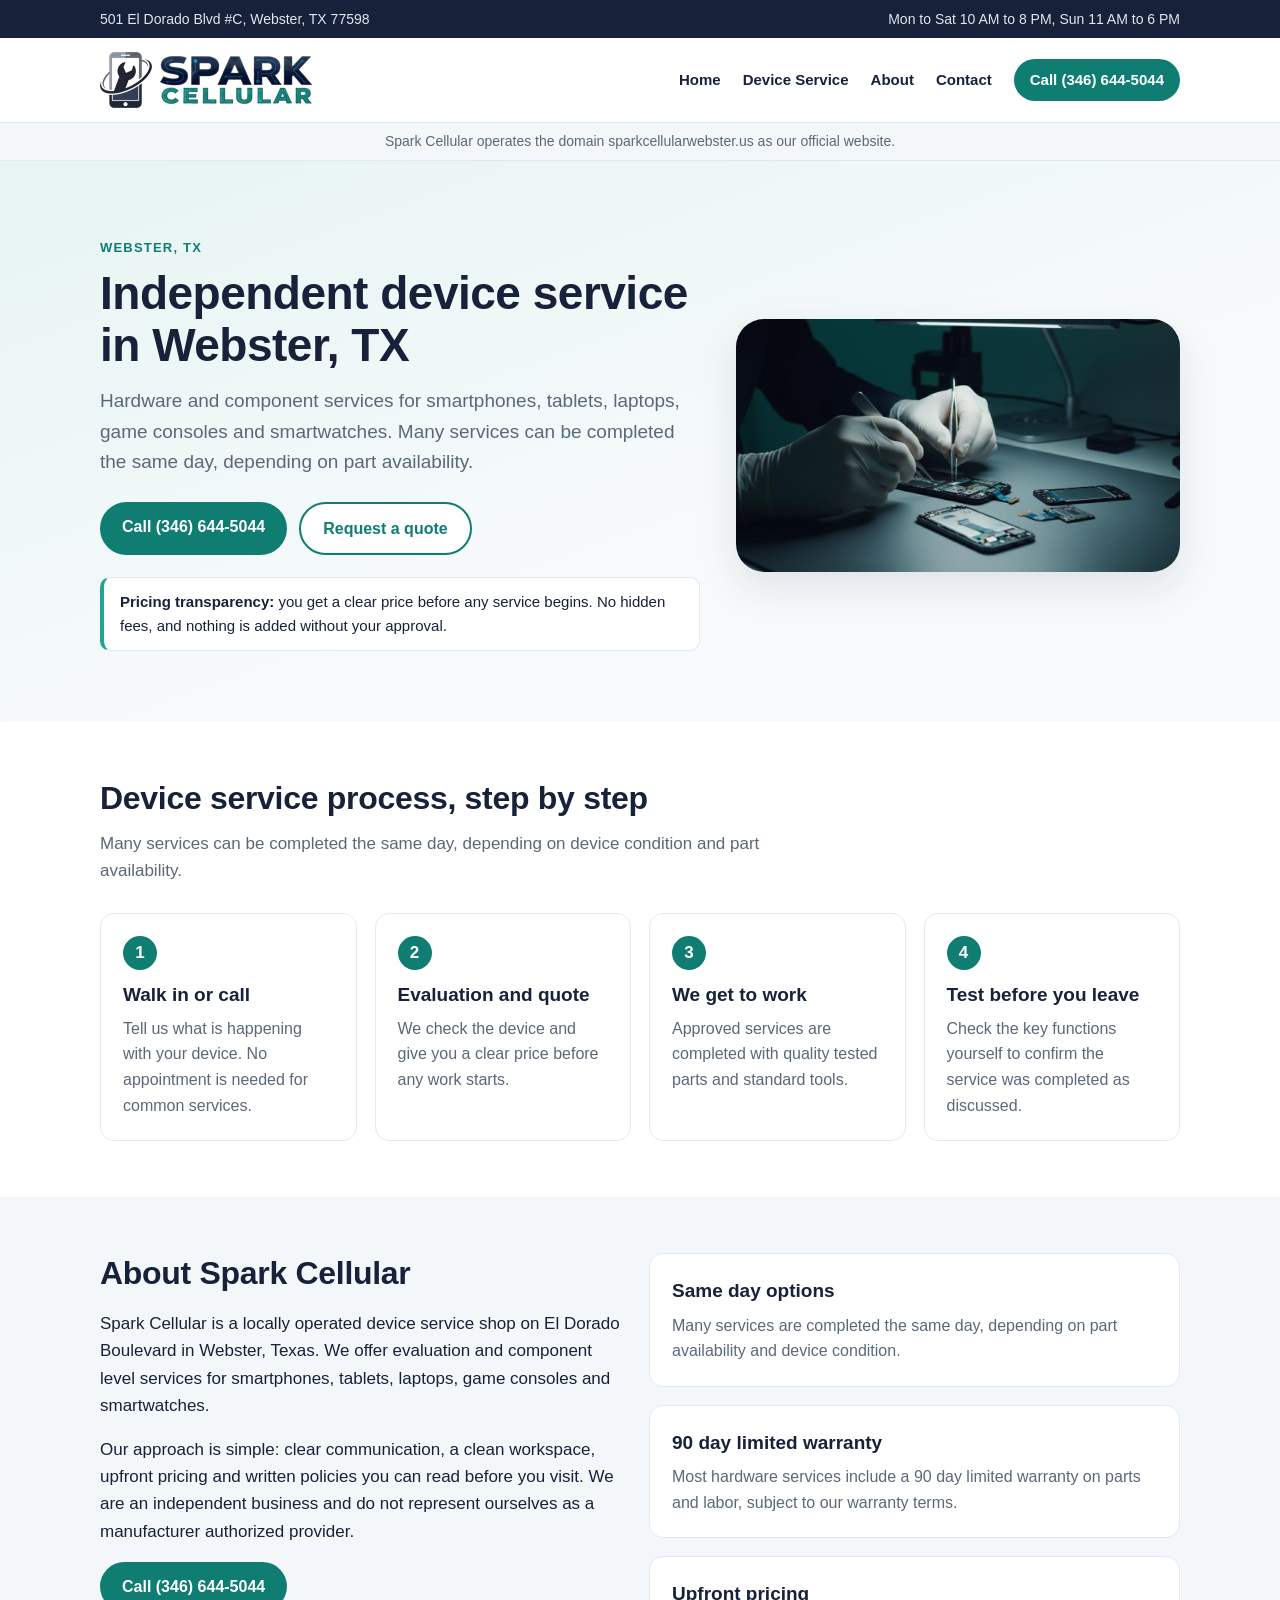
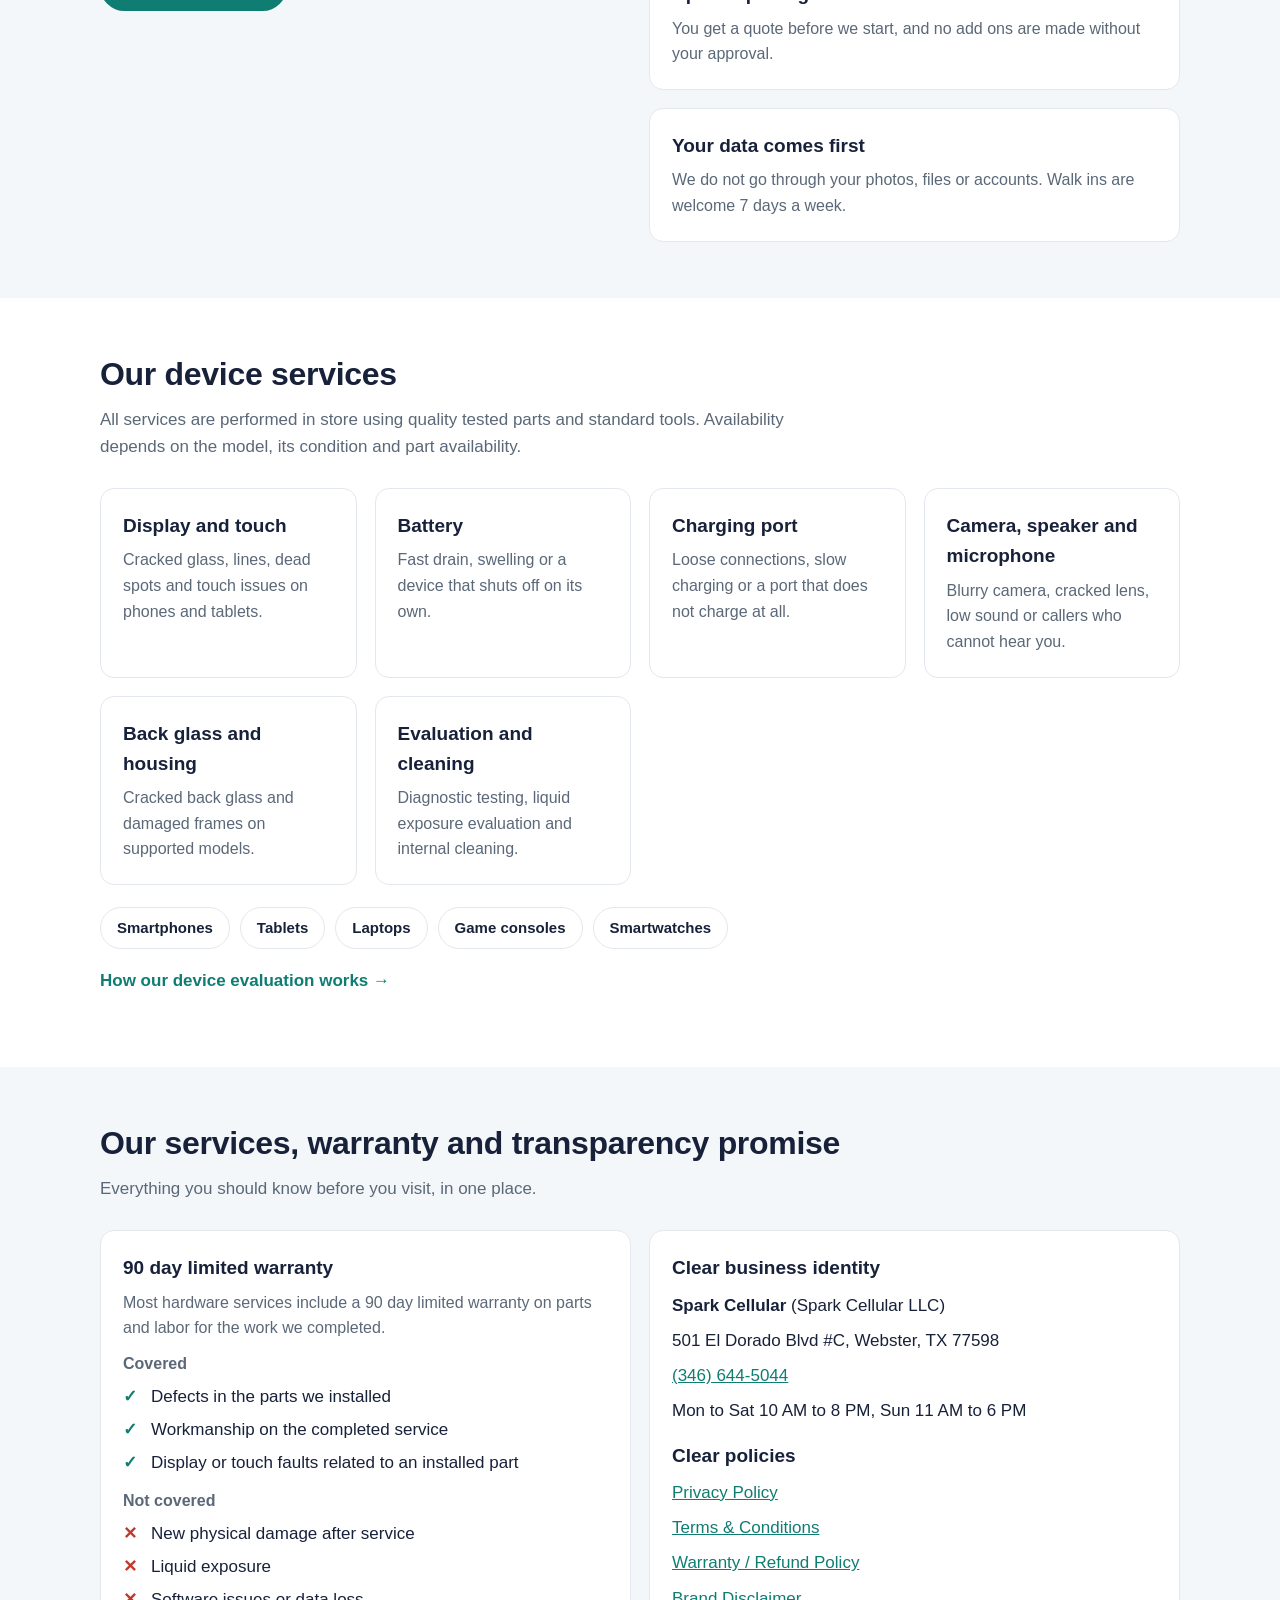
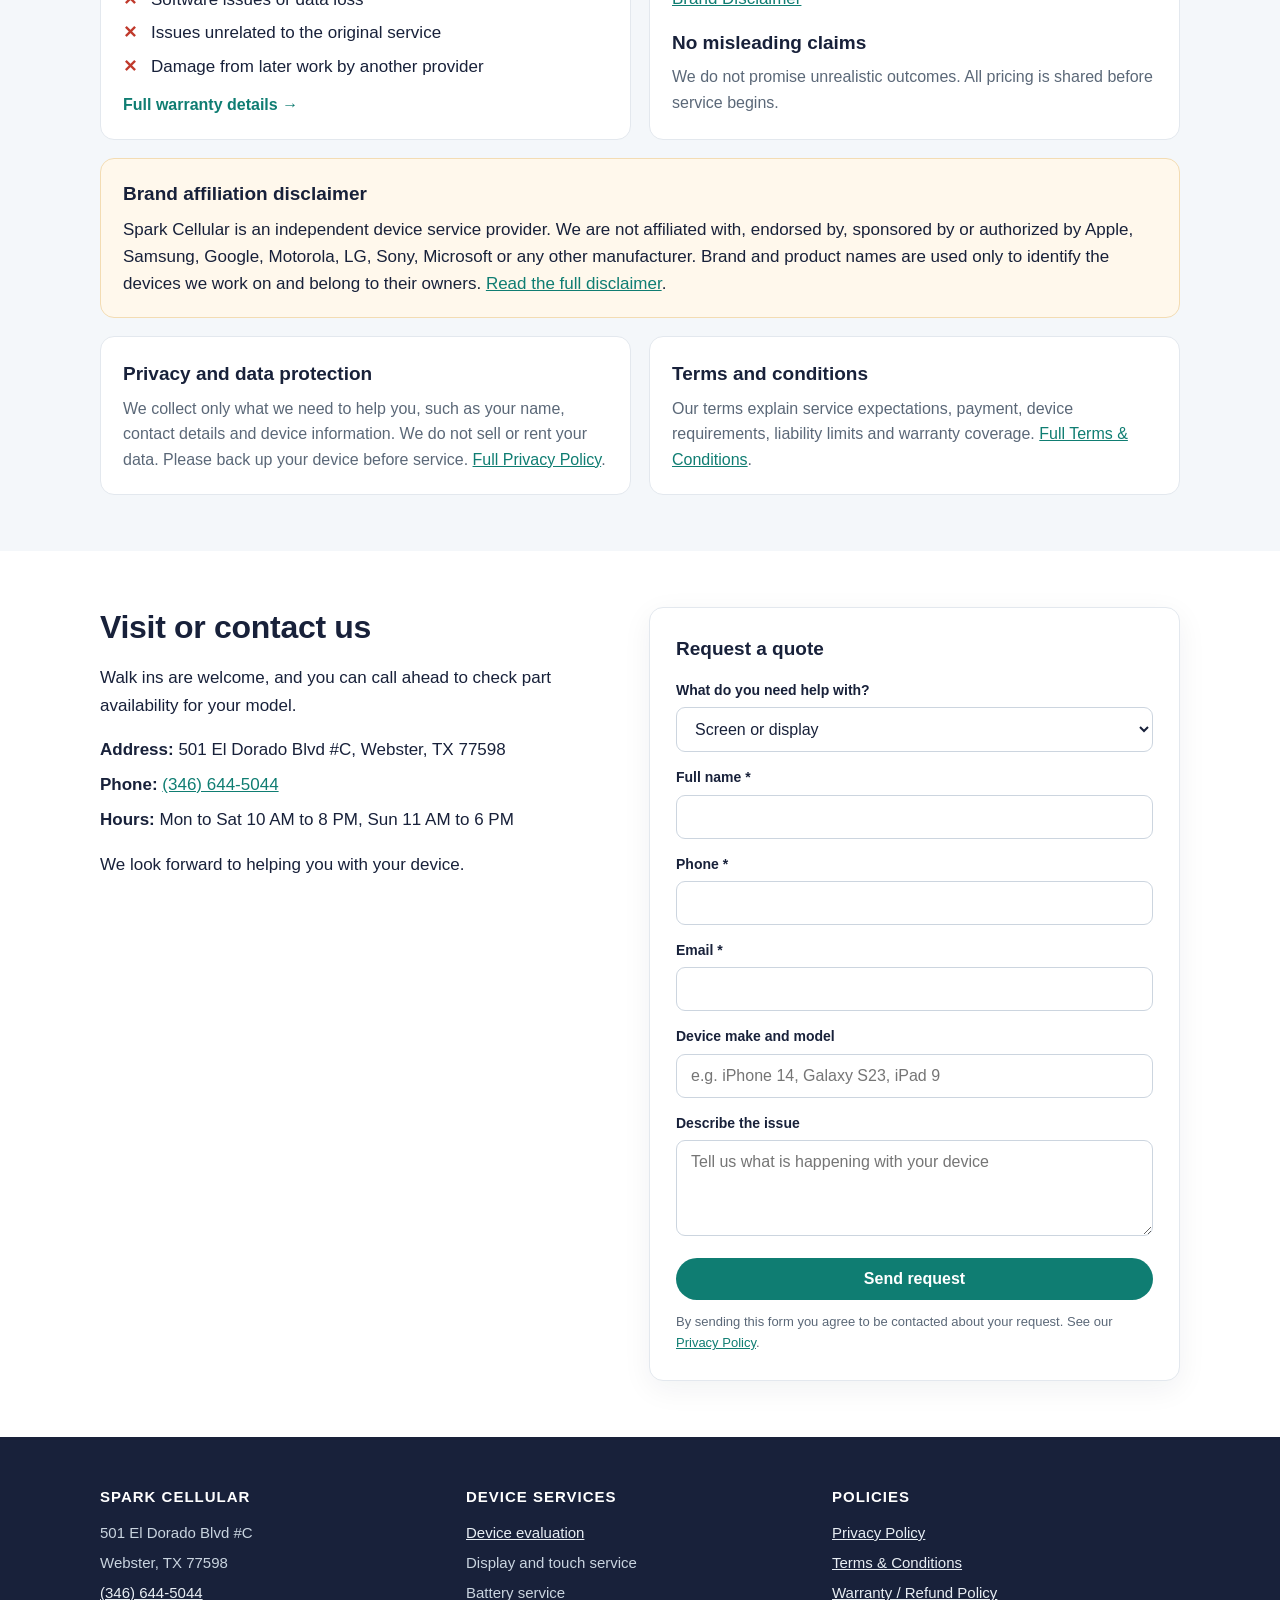
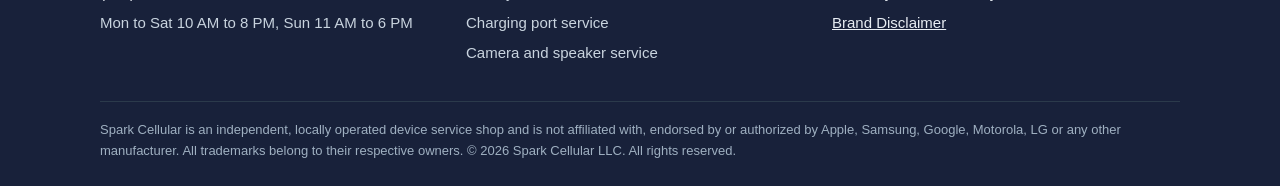
<file: index.html>
<!DOCTYPE html>
<html lang="en">
<head>
<meta charset="utf-8">
<meta name="viewport" content="width=device-width, initial-scale=1">
<meta name="robots" content="noindex, nofollow">
<title>Spark Cellular | Independent Device Service in Webster, TX</title>
<meta name="description" content="Spark Cellular is an independent device service shop in Webster, TX for phones, tablets, laptops and more, with upfront pricing and a 90 day limited warranty.">
<link rel="canonical" href="https://sparkcellularwebster.us/">
<link rel="icon" href="/favicon.ico" sizes="32x32">
<link rel="icon" type="image/png" sizes="64x64" href="/favicon-64.png">
<link rel="apple-touch-icon" href="/apple-touch-icon.png">
<link rel="stylesheet" href="/styles.css">
</head>
<body>

<div class="topbar"><div class="wrap">
  <span>501 El Dorado Blvd #C, Webster, TX 77598</span>
  <span>Mon to Sat 10 AM to 8 PM, Sun 11 AM to 6 PM</span>
</div></div>

<header class="site-header"><div class="wrap">
  <a class="logo" href="/" aria-label="Spark Cellular home"><img src="/logo-header.png" srcset="/logo-header.png 1x, /logo-header@2x.png 2x" alt="Spark Cellular" width="212" height="56"></a>
  <nav class="nav" aria-label="Main">
    <a href="/">Home</a>
    <a href="/diagnostic/">Device Service</a>
    <a href="#about">About</a>
    <a href="#contact">Contact</a>
    <a class="btn small" href="tel:+13466445044">Call (346) 644-5044</a>
  </nav>
</div></header>
<div class="domain-line"><div class="wrap">Spark Cellular operates the domain sparkcellularwebster.us as our official website.</div></div>

<main>
<section class="hero"><div class="wrap hero-grid"><div class="hero-copy">
  <p class="eyebrow">Webster, TX</p>
  <h1>Independent device service in Webster, TX</h1>
  <p class="lead">Hardware and component services for smartphones, tablets, laptops, game consoles and smartwatches. Many services can be completed the same day, depending on part availability.</p>
  <div class="actions">
    <a class="btn" href="tel:+13466445044">Call (346) 644-5044</a>
    <a class="btn alt" href="#contact">Request a quote</a>
  </div>
  <p class="note"><strong>Pricing transparency:</strong> you get a clear price before any service begins. No hidden fees, and nothing is added without your approval.</p>
</div><div class="hero-art"><img src="/hero-service.jpg" alt="Technician working on a smartphone at a service bench" width="1100" height="629" loading="eager"></div></div></section>

<section><div class="wrap">
  <h2>Device service process, step by step</h2>
  <p class="sub">Many services can be completed the same day, depending on device condition and part availability.</p>
  <div class="grid c4">
    <div class="card"><div class="step-num">1</div><h3>Walk in or call</h3><p>Tell us what is happening with your device. No appointment is needed for common services.</p></div>
    <div class="card"><div class="step-num">2</div><h3>Evaluation and quote</h3><p>We check the device and give you a clear price before any work starts.</p></div>
    <div class="card"><div class="step-num">3</div><h3>We get to work</h3><p>Approved services are completed with quality tested parts and standard tools.</p></div>
    <div class="card"><div class="step-num">4</div><h3>Test before you leave</h3><p>Check the key functions yourself to confirm the service was completed as discussed.</p></div>
  </div>
</div></section>

<section class="alt" id="about"><div class="wrap">
  <div class="grid c2">
    <div>
      <h2>About Spark Cellular</h2>
      <p>Spark Cellular is a locally operated device service shop on El Dorado Boulevard in Webster, Texas. We offer evaluation and component level services for smartphones, tablets, laptops, game consoles and smartwatches.</p>
      <p>Our approach is simple: clear communication, a clean workspace, upfront pricing and written policies you can read before you visit. We are an independent business and do not represent ourselves as a manufacturer authorized provider.</p>
      <a class="btn" href="tel:+13466445044">Call (346) 644-5044</a>
    </div>
    <div class="grid">
      <div class="card"><h3>Same day options</h3><p>Many services are completed the same day, depending on part availability and device condition.</p></div>
      <div class="card"><h3>90 day limited warranty</h3><p>Most hardware services include a 90 day limited warranty on parts and labor, subject to our warranty terms.</p></div>
      <div class="card"><h3>Upfront pricing</h3><p>You get a quote before we start, and no add ons are made without your approval.</p></div>
      <div class="card"><h3>Your data comes first</h3><p>We do not go through your photos, files or accounts. Walk ins are welcome 7 days a week.</p></div>
    </div>
  </div>
</div></section>

<section><div class="wrap">
  <h2>Our device services</h2>
  <p class="sub">All services are performed in store using quality tested parts and standard tools. Availability depends on the model, its condition and part availability.</p>
  <div class="grid c3">
    <div class="card"><h3>Display and touch</h3><p>Cracked glass, lines, dead spots and touch issues on phones and tablets.</p></div>
    <div class="card"><h3>Battery</h3><p>Fast drain, swelling or a device that shuts off on its own.</p></div>
    <div class="card"><h3>Charging port</h3><p>Loose connections, slow charging or a port that does not charge at all.</p></div>
    <div class="card"><h3>Camera, speaker and microphone</h3><p>Blurry camera, cracked lens, low sound or callers who cannot hear you.</p></div>
    <div class="card"><h3>Back glass and housing</h3><p>Cracked back glass and damaged frames on supported models.</p></div>
    <div class="card"><h3>Evaluation and cleaning</h3><p>Diagnostic testing, liquid exposure evaluation and internal cleaning.</p></div>
  </div>
  <div class="chips" style="margin-top:22px"><span class="chip">Smartphones</span><span class="chip">Tablets</span><span class="chip">Laptops</span><span class="chip">Game consoles</span><span class="chip">Smartwatches</span></div>
  <p style="margin-top:18px"><a class="more" href="/diagnostic/">How our device evaluation works &rarr;</a></p>
</div></section>

<section class="alt"><div class="wrap">
  <h2>Our services, warranty and transparency promise</h2>
  <p class="sub">Everything you should know before you visit, in one place.</p>
  <div class="grid c2">
    <div class="card">
      <h3>90 day limited warranty</h3>
      <p style="margin-bottom:10px">Most hardware services include a 90 day limited warranty on parts and labor for the work we completed.</p>
      <p style="margin-bottom:6px"><strong>Covered</strong></p>
      <ul class="ticks"><li>Defects in the parts we installed</li><li>Workmanship on the completed service</li><li>Display or touch faults related to an installed part</li></ul>
      <p style="margin:12px 0 6px"><strong>Not covered</strong></p>
      <ul class="crosses"><li>New physical damage after service</li><li>Liquid exposure</li><li>Software issues or data loss</li><li>Issues unrelated to the original service</li><li>Damage from later work by another provider</li></ul>
      <p style="margin-top:12px"><a class="more" href="/refund-policy/">Full warranty details &rarr;</a></p>
    </div>
    <div class="card">
      <h3>Clear business identity</h3>
      <ul class="info-list">
        <li><strong>Spark Cellular</strong> (Spark Cellular LLC)</li>
        <li>501 El Dorado Blvd #C, Webster, TX 77598</li>
        <li><a href="tel:+13466445044">(346) 644-5044</a></li>
        <li>Mon to Sat 10 AM to 8 PM, Sun 11 AM to 6 PM</li>
      </ul>
      <h3 style="margin-top:16px">Clear policies</h3>
      <ul class="info-list">
        <li><a href="/privacy-policy/">Privacy Policy</a></li>
        <li><a href="/terms-conditions/">Terms &amp; Conditions</a></li>
        <li><a href="/refund-policy/">Warranty / Refund Policy</a></li>
        <li><a href="/brand-disclaimer/">Brand Disclaimer</a></li>
      </ul>
      <h3 style="margin-top:16px">No misleading claims</h3>
      <p>We do not promise unrealistic outcomes. All pricing is shared before service begins.</p>
    </div>
  </div>
  <div class="disclaimer-box" style="margin-top:18px">
    <h3>Brand affiliation disclaimer</h3>
    <p style="margin:0">Spark Cellular is an independent device service provider. We are not affiliated with, endorsed by, sponsored by or authorized by Apple, Samsung, Google, Motorola, LG, Sony, Microsoft or any other manufacturer. Brand and product names are used only to identify the devices we work on and belong to their owners. <a href="/brand-disclaimer/">Read the full disclaimer</a>.</p>
  </div>
  <div class="grid c2" style="margin-top:18px">
    <div class="card"><h3>Privacy and data protection</h3><p>We collect only what we need to help you, such as your name, contact details and device information. We do not sell or rent your data. Please back up your device before service. <a href="/privacy-policy/">Full Privacy Policy</a>.</p></div>
    <div class="card"><h3>Terms and conditions</h3><p>Our terms explain service expectations, payment, device requirements, liability limits and warranty coverage. <a href="/terms-conditions/">Full Terms &amp; Conditions</a>.</p></div>
  </div>
</div></section>

<section id="contact"><div class="wrap">
  <div class="grid c2">
    <div>
      <h2>Visit or contact us</h2>
      <p>Walk ins are welcome, and you can call ahead to check part availability for your model.</p>
      <ul class="info-list">
        <li><strong>Address:</strong> 501 El Dorado Blvd #C, Webster, TX 77598</li>
        <li><strong>Phone:</strong> <a href="tel:+13466445044">(346) 644-5044</a></li>
        <li><strong>Hours:</strong> Mon to Sat 10 AM to 8 PM, Sun 11 AM to 6 PM</li>
      </ul>
      <p style="margin-top:18px">We look forward to helping you with your device.</p>
    </div>
    <div class="form-card">
      <h3 style="margin-bottom:14px">Request a quote</h3>
      <form class="spark-lead-form" novalidate>
        <div class="field"><label for="h-interest">What do you need help with?</label>
          <select id="h-interest" name="interest">
            <option value="Screen or display">Screen or display</option>
            <option value="Battery">Battery</option>
            <option value="Charging port">Charging port</option>
            <option value="Camera, speaker or microphone">Camera, speaker or microphone</option>
            <option value="Liquid exposure">Liquid exposure</option>
            <option value="Device evaluation">Not sure, evaluate my device</option>
            <option value="Other question">Other question</option>
          </select></div>
        <div class="field"><label for="h-name">Full name *</label><input id="h-name" name="full_name" type="text" autocomplete="name" required></div>
        <div class="field"><label for="h-phone">Phone *</label><input id="h-phone" name="phone" type="tel" autocomplete="tel" required></div>
        <div class="field"><label for="h-email">Email *</label><input id="h-email" name="email" type="email" autocomplete="email" required></div>
        <div class="field"><label for="h-device">Device make and model</label><input id="h-device" name="device_model" type="text" placeholder="e.g. iPhone 14, Galaxy S23, iPad 9"></div>
        <div class="field"><label for="h-issue">Describe the issue</label><textarea id="h-issue" name="issue" placeholder="Tell us what is happening with your device"></textarea></div>
        <div class="field hp-field" aria-hidden="true"><label for="h-hp">Leave this blank</label><input id="h-hp" name="honeypot" type="text" tabindex="-1" autocomplete="off" aria-hidden="true" data-lpignore="true" data-1p-ignore data-form-type="other"></div>
        <button class="btn" type="submit">Send request</button>
        <p class="form-status" role="status"></p>
        <p class="form-fine">By sending this form you agree to be contacted about your request. See our <a href="/privacy-policy/">Privacy Policy</a>.</p>
      </form>
    </div>
  </div>
</div></section>
</main>

<footer class="site-footer"><div class="wrap">
  <div class="grid c3">
    <div><h4>Spark Cellular</h4><ul>
      <li>501 El Dorado Blvd #C</li><li>Webster, TX 77598</li>
      <li><a href="tel:+13466445044">(346) 644-5044</a></li><li>Mon to Sat 10 AM to 8 PM, Sun 11 AM to 6 PM</li></ul></div>
    <div><h4>Device Services</h4><ul>
      <li><a href="/diagnostic/">Device evaluation</a></li><li>Display and touch service</li><li>Battery service</li><li>Charging port service</li><li>Camera and speaker service</li></ul></div>
    <div><h4>Policies</h4><ul>
      <li><a href="/privacy-policy/">Privacy Policy</a></li><li><a href="/terms-conditions/">Terms &amp; Conditions</a></li>
      <li><a href="/refund-policy/">Warranty / Refund Policy</a></li><li><a href="/brand-disclaimer/">Brand Disclaimer</a></li></ul></div>
  </div>
  <div class="legal">Spark Cellular is an independent, locally operated device service shop and is not affiliated with, endorsed by or authorized by Apple, Samsung, Google, Motorola, LG or any other manufacturer. All trademarks belong to their respective owners. &copy; 2026 Spark Cellular LLC. All rights reserved.</div>
</div></footer>

<script src="/form.js"></script>
</body>
</html>
</file>
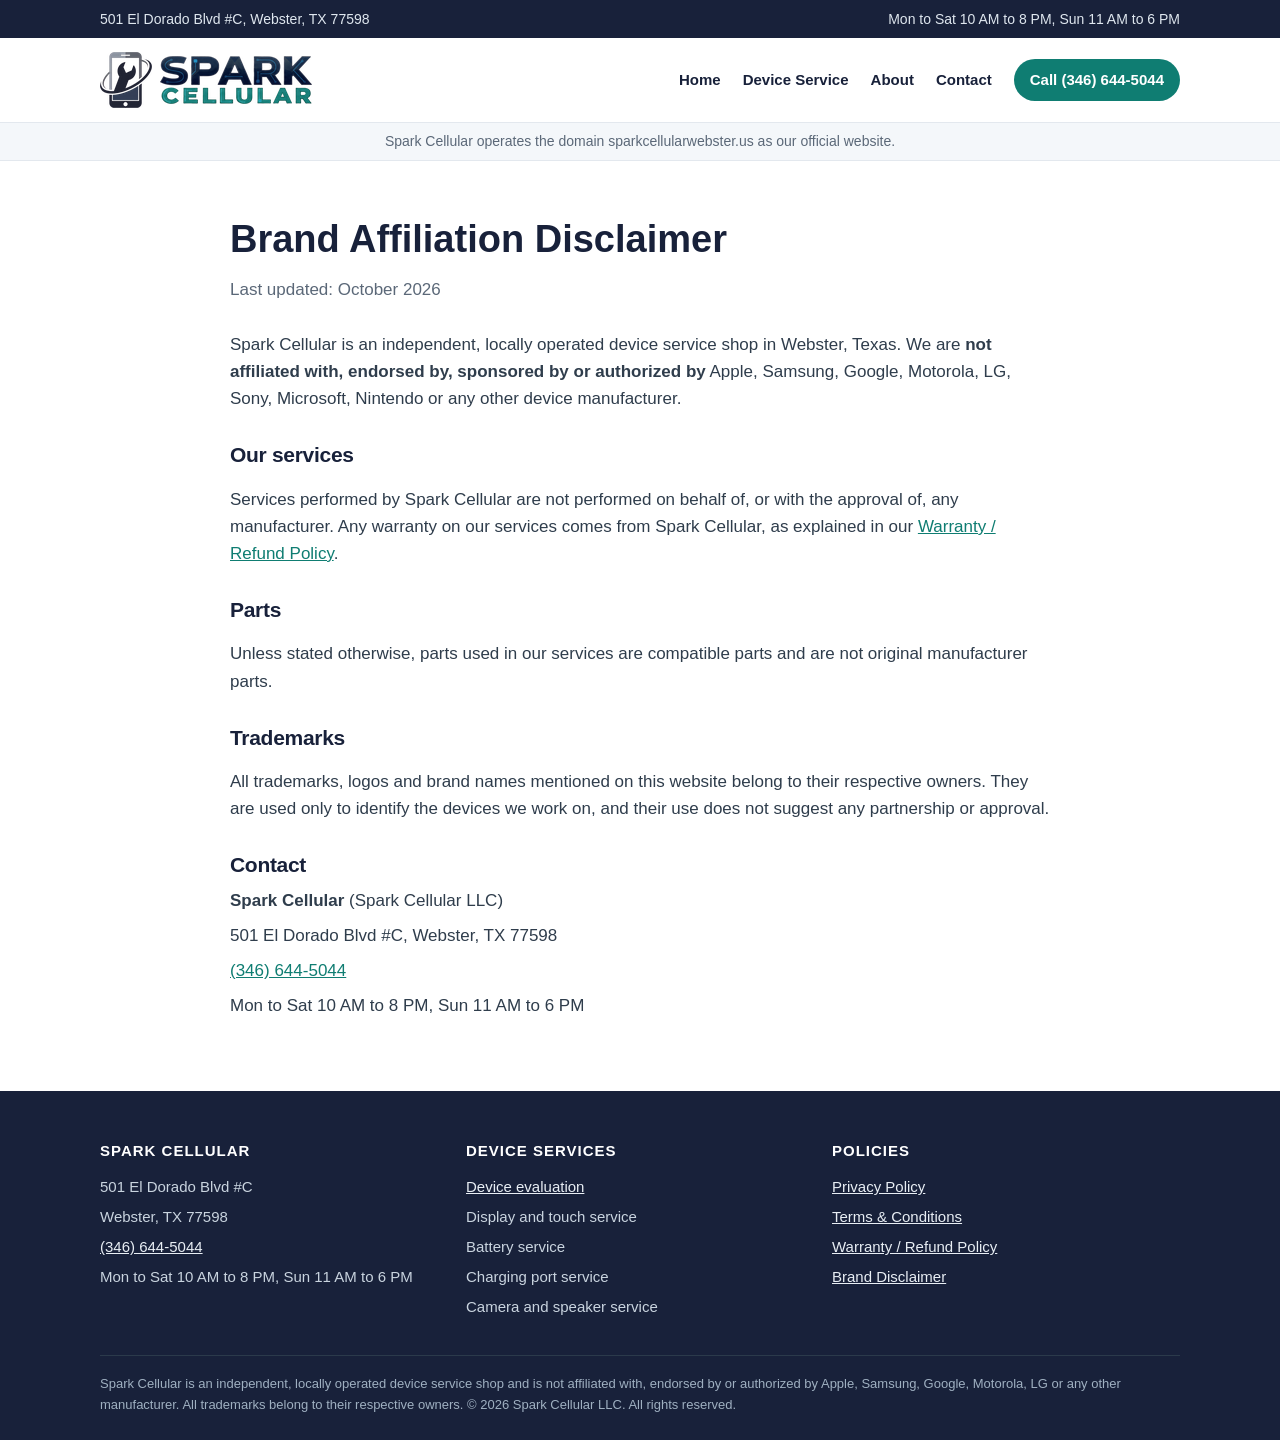
<file: brand-disclaimer.html>
<!DOCTYPE html>
<html lang="en">
<head>
<meta charset="utf-8">
<meta name="viewport" content="width=device-width, initial-scale=1">
<meta name="robots" content="noindex, nofollow">
<title>Brand Disclaimer | Spark Cellular</title>
<meta name="description" content="Spark Cellular is an independent business and is not affiliated with any device manufacturer.">
<link rel="canonical" href="https://sparkcellularwebster.us/brand-disclaimer/">
<link rel="icon" href="/favicon.ico" sizes="32x32">
<link rel="icon" type="image/png" sizes="64x64" href="/favicon-64.png">
<link rel="apple-touch-icon" href="/apple-touch-icon.png">
<link rel="stylesheet" href="/styles.css">
</head>
<body>

<div class="topbar"><div class="wrap">
  <span>501 El Dorado Blvd #C, Webster, TX 77598</span>
  <span>Mon to Sat 10 AM to 8 PM, Sun 11 AM to 6 PM</span>
</div></div>

<header class="site-header"><div class="wrap">
  <a class="logo" href="/" aria-label="Spark Cellular home"><img src="/logo-header.png" srcset="/logo-header.png 1x, /logo-header@2x.png 2x" alt="Spark Cellular" width="212" height="56"></a>
  <nav class="nav" aria-label="Main">
    <a href="/">Home</a>
    <a href="/diagnostic/">Device Service</a>
    <a href="/#about">About</a>
    <a href="/#contact">Contact</a>
    <a class="btn small" href="tel:+13466445044">Call (346) 644-5044</a>
  </nav>
</div></header>
<div class="domain-line"><div class="wrap">Spark Cellular operates the domain sparkcellularwebster.us as our official website.</div></div>

<main class="policy"><div class="wrap">
  <h1>Brand Affiliation Disclaimer</h1>
  <p class="updated">Last updated: October 2026</p>
  <p>Spark Cellular is an independent, locally operated device service shop in Webster, Texas. We are <strong>not affiliated with, endorsed by, sponsored by or authorized by</strong> Apple, Samsung, Google, Motorola, LG, Sony, Microsoft, Nintendo or any other device manufacturer.</p>
  <h2>Our services</h2>
  <p>Services performed by Spark Cellular are not performed on behalf of, or with the approval of, any manufacturer. Any warranty on our services comes from Spark Cellular, as explained in our <a href="/refund-policy/">Warranty / Refund Policy</a>.</p>
  <h2>Parts</h2>
  <p>Unless stated otherwise, parts used in our services are compatible parts and are not original manufacturer parts.</p>
  <h2>Trademarks</h2>
  <p>All trademarks, logos and brand names mentioned on this website belong to their respective owners. They are used only to identify the devices we work on, and their use does not suggest any partnership or approval.</p>
  <h2>Contact</h2>
  <ul class="info-list">
    <li><strong>Spark Cellular</strong> (Spark Cellular LLC)</li>
    <li>501 El Dorado Blvd #C, Webster, TX 77598</li>
    <li><a href="tel:+13466445044">(346) 644-5044</a></li>
    <li>Mon to Sat 10 AM to 8 PM, Sun 11 AM to 6 PM</li>
  </ul>
</div></main>

<footer class="site-footer"><div class="wrap">
  <div class="grid c3">
    <div><h4>Spark Cellular</h4><ul>
      <li>501 El Dorado Blvd #C</li><li>Webster, TX 77598</li>
      <li><a href="tel:+13466445044">(346) 644-5044</a></li><li>Mon to Sat 10 AM to 8 PM, Sun 11 AM to 6 PM</li></ul></div>
    <div><h4>Device Services</h4><ul>
      <li><a href="/diagnostic/">Device evaluation</a></li><li>Display and touch service</li><li>Battery service</li><li>Charging port service</li><li>Camera and speaker service</li></ul></div>
    <div><h4>Policies</h4><ul>
      <li><a href="/privacy-policy/">Privacy Policy</a></li><li><a href="/terms-conditions/">Terms &amp; Conditions</a></li>
      <li><a href="/refund-policy/">Warranty / Refund Policy</a></li><li><a href="/brand-disclaimer/">Brand Disclaimer</a></li></ul></div>
  </div>
  <div class="legal">Spark Cellular is an independent, locally operated device service shop and is not affiliated with, endorsed by or authorized by Apple, Samsung, Google, Motorola, LG or any other manufacturer. All trademarks belong to their respective owners. &copy; 2026 Spark Cellular LLC. All rights reserved.</div>
</div></footer>

</body>
</html>
</file>
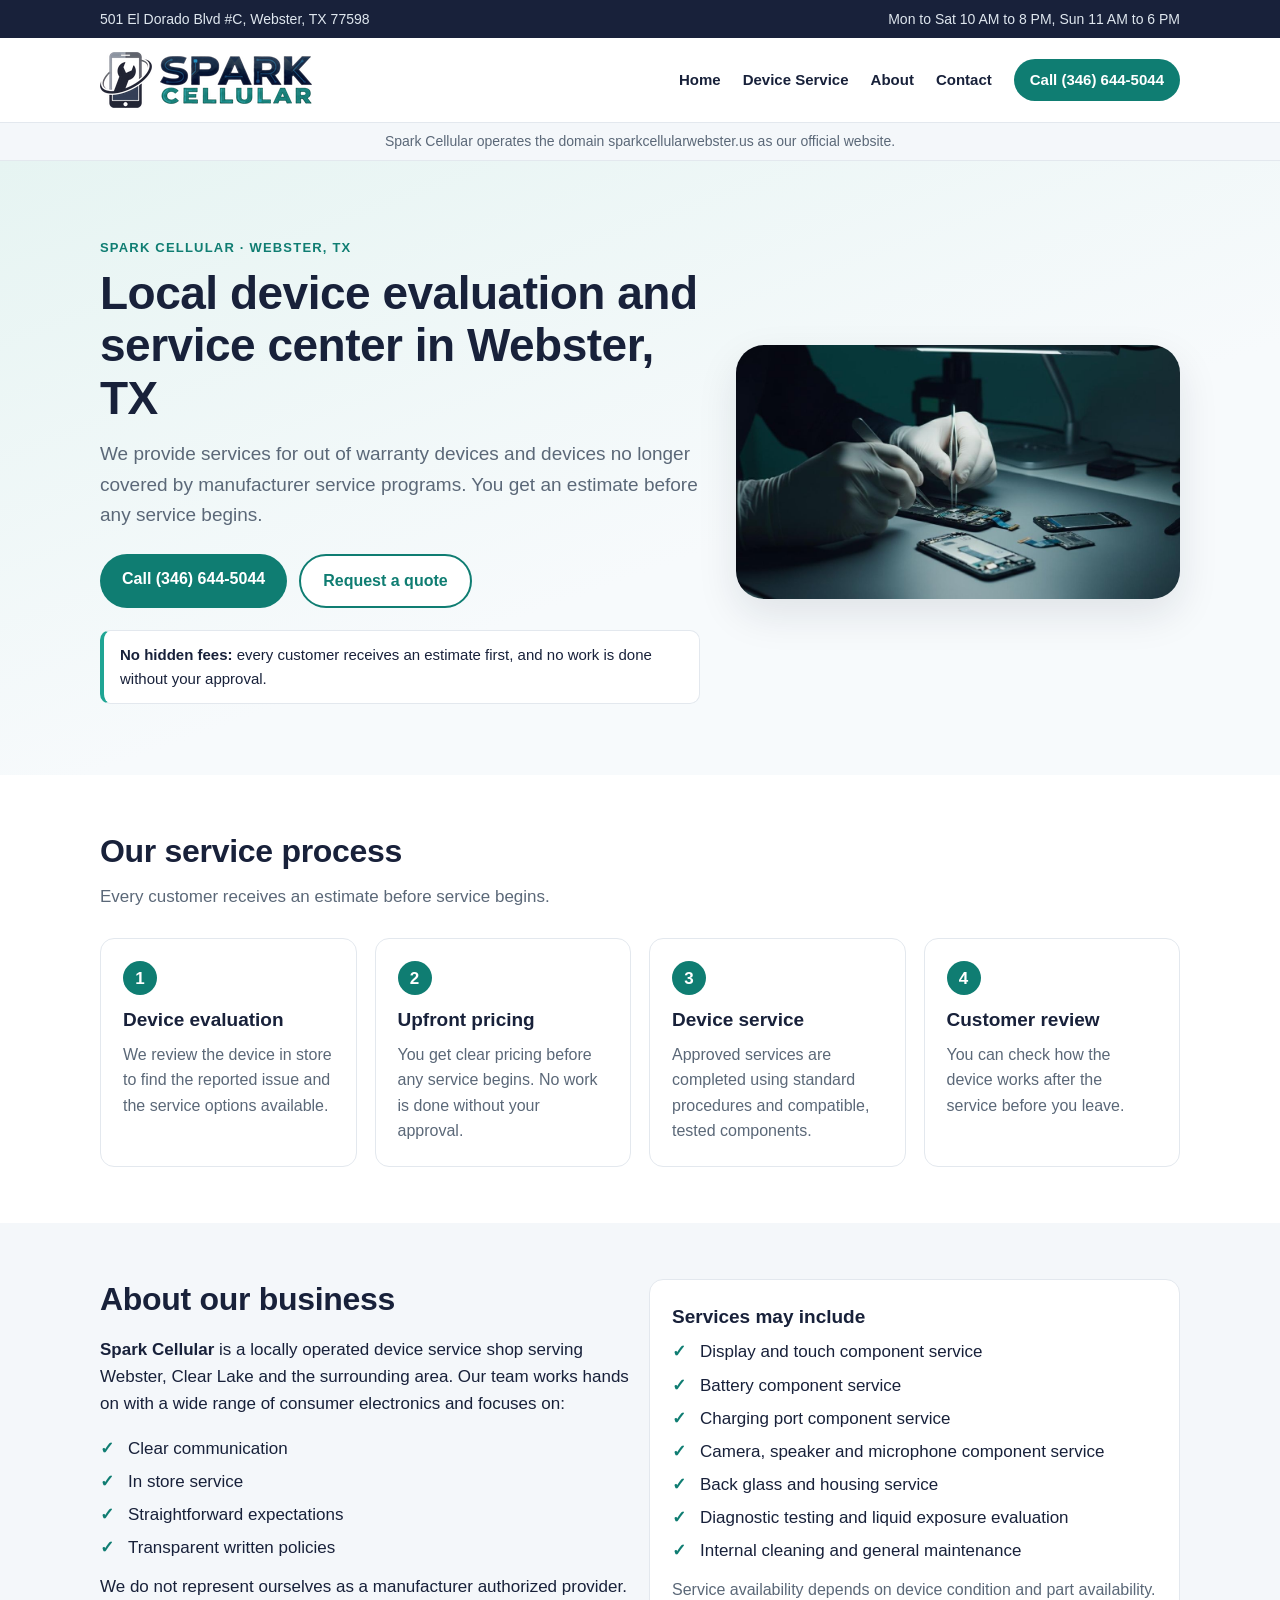
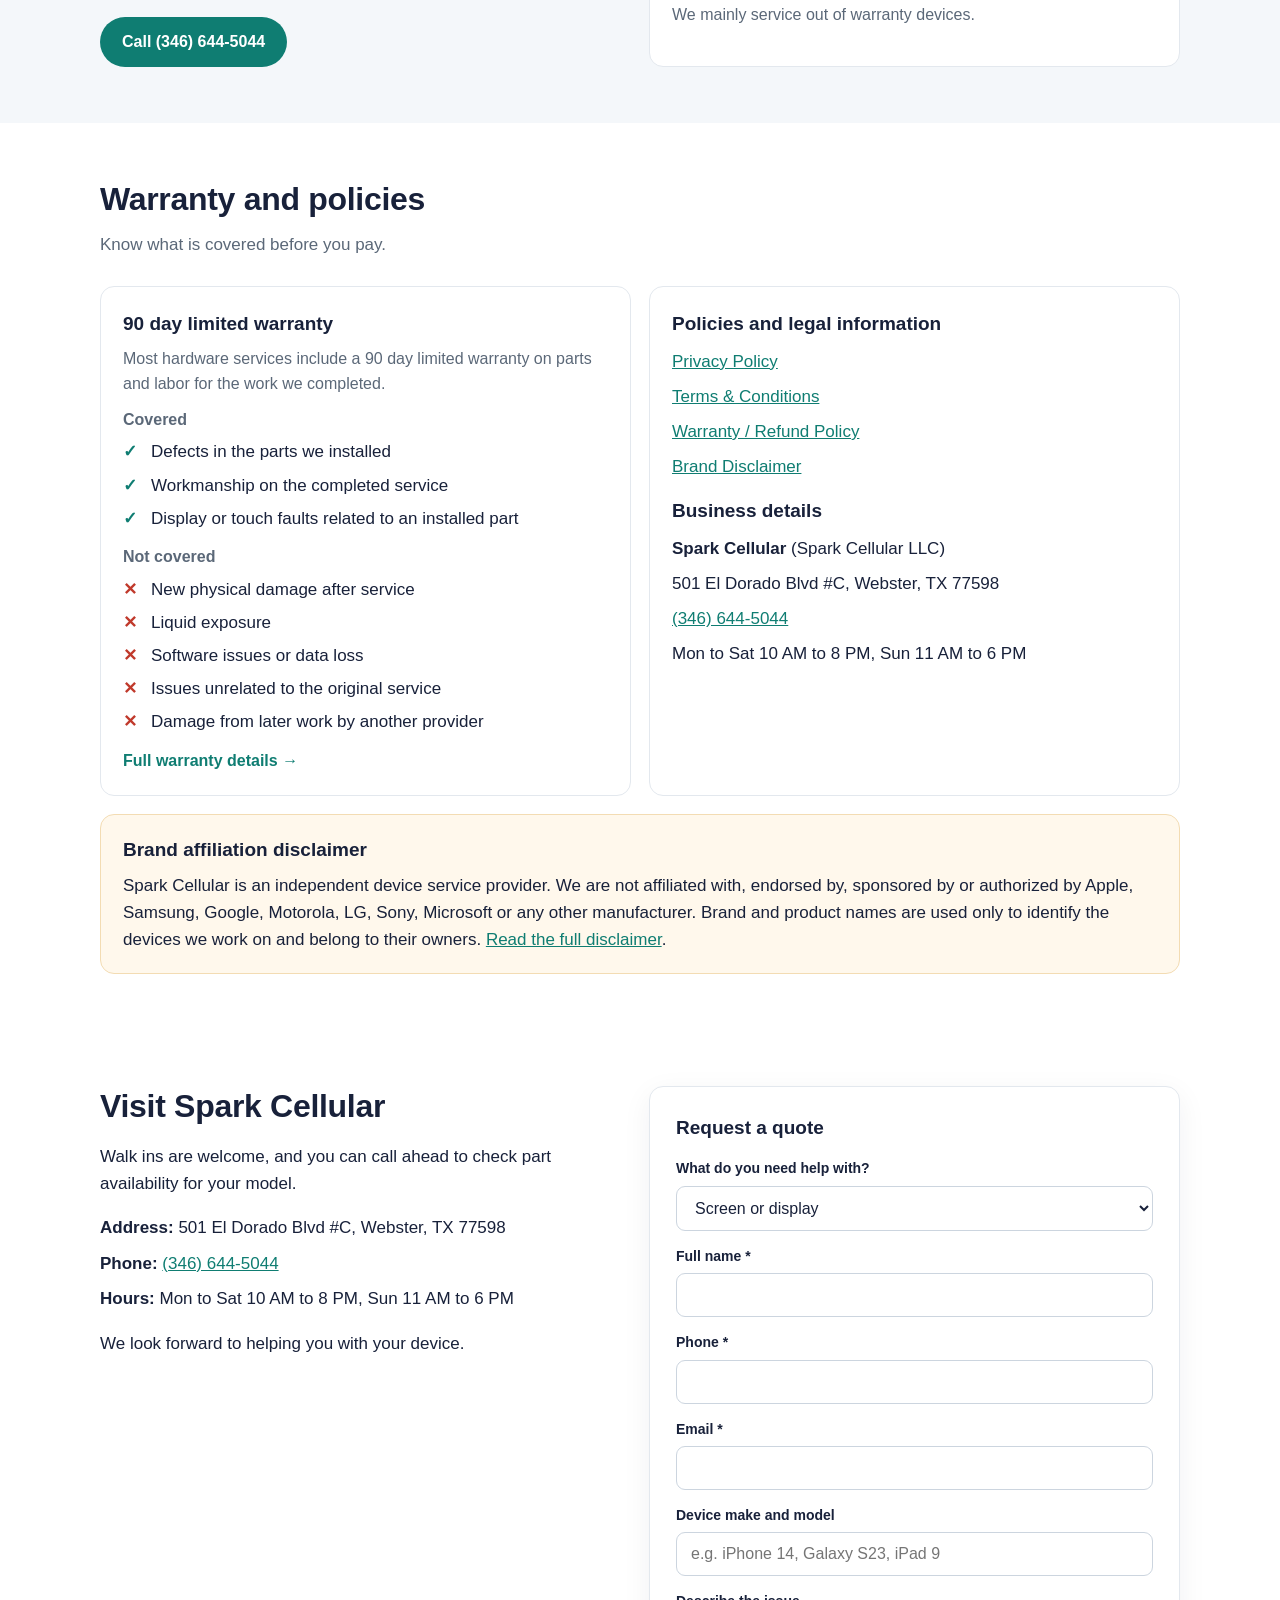
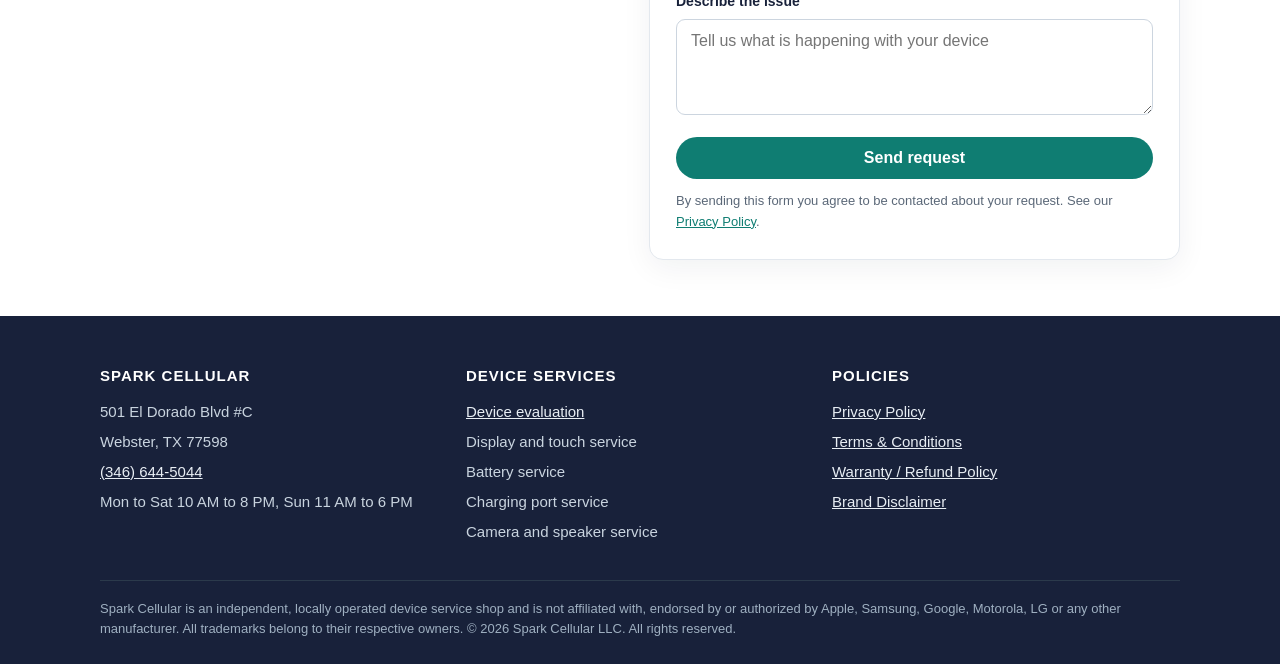
<file: diagnostic.html>
<!DOCTYPE html>
<html lang="en">
<head>
<meta charset="utf-8">
<meta name="viewport" content="width=device-width, initial-scale=1">
<meta name="robots" content="noindex, nofollow">
<title>Device Evaluation &amp; Service in Webster, TX | Spark Cellular</title>
<meta name="description" content="Device evaluation and hardware service for phones, tablets and laptops at Spark Cellular in Webster, TX. Clear pricing before any service begins.">
<link rel="canonical" href="https://sparkcellularwebster.us/diagnostic/">
<link rel="icon" href="/favicon.ico" sizes="32x32">
<link rel="icon" type="image/png" sizes="64x64" href="/favicon-64.png">
<link rel="apple-touch-icon" href="/apple-touch-icon.png">
<link rel="stylesheet" href="/styles.css">
</head>
<body>

<div class="topbar"><div class="wrap">
  <span>501 El Dorado Blvd #C, Webster, TX 77598</span>
  <span>Mon to Sat 10 AM to 8 PM, Sun 11 AM to 6 PM</span>
</div></div>

<header class="site-header"><div class="wrap">
  <a class="logo" href="/" aria-label="Spark Cellular home"><img src="/logo-header.png" srcset="/logo-header.png 1x, /logo-header@2x.png 2x" alt="Spark Cellular" width="212" height="56"></a>
  <nav class="nav" aria-label="Main">
    <a href="/">Home</a>
    <a href="/diagnostic/">Device Service</a>
    <a href="/#about">About</a>
    <a href="/#contact">Contact</a>
    <a class="btn small" href="tel:+13466445044">Call (346) 644-5044</a>
  </nav>
</div></header>
<div class="domain-line"><div class="wrap">Spark Cellular operates the domain sparkcellularwebster.us as our official website.</div></div>

<main>
<section class="hero"><div class="wrap hero-grid"><div class="hero-copy">
  <p class="eyebrow">Spark Cellular &middot; Webster, TX</p>
  <h1>Local device evaluation and service center in Webster, TX</h1>
  <p class="lead">We provide services for out of warranty devices and devices no longer covered by manufacturer service programs. You get an estimate before any service begins.</p>
  <div class="actions">
    <a class="btn" href="tel:+13466445044">Call (346) 644-5044</a>
    <a class="btn alt" href="#contact">Request a quote</a>
  </div>
  <p class="note"><strong>No hidden fees:</strong> every customer receives an estimate first, and no work is done without your approval.</p>
</div><div class="hero-art"><img src="/hero-service.jpg" alt="Technician working on a smartphone at a service bench" width="1100" height="629" loading="eager"></div></div></section>

<section><div class="wrap">
  <h2>Our service process</h2>
  <p class="sub">Every customer receives an estimate before service begins.</p>
  <div class="grid c4">
    <div class="card"><div class="step-num">1</div><h3>Device evaluation</h3><p>We review the device in store to find the reported issue and the service options available.</p></div>
    <div class="card"><div class="step-num">2</div><h3>Upfront pricing</h3><p>You get clear pricing before any service begins. No work is done without your approval.</p></div>
    <div class="card"><div class="step-num">3</div><h3>Device service</h3><p>Approved services are completed using standard procedures and compatible, tested components.</p></div>
    <div class="card"><div class="step-num">4</div><h3>Customer review</h3><p>You can check how the device works after the service before you leave.</p></div>
  </div>
</div></section>

<section class="alt" id="about"><div class="wrap">
  <div class="grid c2">
    <div>
      <h2>About our business</h2>
      <p><strong>Spark Cellular</strong> is a locally operated device service shop serving Webster, Clear Lake and the surrounding area. Our team works hands on with a wide range of consumer electronics and focuses on:</p>
      <ul class="ticks"><li>Clear communication</li><li>In store service</li><li>Straightforward expectations</li><li>Transparent written policies</li></ul>
      <p style="margin-top:12px">We do not represent ourselves as a manufacturer authorized provider.</p>
      <a class="btn" href="tel:+13466445044">Call (346) 644-5044</a>
    </div>
    <div class="card">
      <h3>Services may include</h3>
      <ul class="ticks">
        <li>Display and touch component service</li>
        <li>Battery component service</li>
        <li>Charging port component service</li>
        <li>Camera, speaker and microphone component service</li>
        <li>Back glass and housing service</li>
        <li>Diagnostic testing and liquid exposure evaluation</li>
        <li>Internal cleaning and general maintenance</li>
      </ul>
      <p style="margin-top:12px">Service availability depends on device condition and part availability. We mainly service out of warranty devices.</p>
    </div>
  </div>
</div></section>

<section><div class="wrap">
  <h2>Warranty and policies</h2>
  <p class="sub">Know what is covered before you pay.</p>
  <div class="grid c2">
    <div class="card">
      <h3>90 day limited warranty</h3>
      <p style="margin-bottom:10px">Most hardware services include a 90 day limited warranty on parts and labor for the work we completed.</p>
      <p style="margin-bottom:6px"><strong>Covered</strong></p>
      <ul class="ticks"><li>Defects in the parts we installed</li><li>Workmanship on the completed service</li><li>Display or touch faults related to an installed part</li></ul>
      <p style="margin:12px 0 6px"><strong>Not covered</strong></p>
      <ul class="crosses"><li>New physical damage after service</li><li>Liquid exposure</li><li>Software issues or data loss</li><li>Issues unrelated to the original service</li><li>Damage from later work by another provider</li></ul>
      <p style="margin-top:12px"><a class="more" href="/refund-policy/">Full warranty details &rarr;</a></p>
    </div>
    <div class="card">
      <h3>Policies and legal information</h3>
      <ul class="info-list">
        <li><a href="/privacy-policy/">Privacy Policy</a></li>
        <li><a href="/terms-conditions/">Terms &amp; Conditions</a></li>
        <li><a href="/refund-policy/">Warranty / Refund Policy</a></li>
        <li><a href="/brand-disclaimer/">Brand Disclaimer</a></li>
      </ul>
      <h3 style="margin-top:16px">Business details</h3>
      <ul class="info-list">
        <li><strong>Spark Cellular</strong> (Spark Cellular LLC)</li>
        <li>501 El Dorado Blvd #C, Webster, TX 77598</li>
        <li><a href="tel:+13466445044">(346) 644-5044</a></li>
        <li>Mon to Sat 10 AM to 8 PM, Sun 11 AM to 6 PM</li>
      </ul>
    </div>
  </div>
  <div class="disclaimer-box" style="margin-top:18px">
    <h3>Brand affiliation disclaimer</h3>
    <p style="margin:0">Spark Cellular is an independent device service provider. We are not affiliated with, endorsed by, sponsored by or authorized by Apple, Samsung, Google, Motorola, LG, Sony, Microsoft or any other manufacturer. Brand and product names are used only to identify the devices we work on and belong to their owners. <a href="/brand-disclaimer/">Read the full disclaimer</a>.</p>
  </div>
</div></section>

<section id="contact"><div class="wrap">
  <div class="grid c2">
    <div>
      <h2>Visit Spark Cellular</h2>
      <p>Walk ins are welcome, and you can call ahead to check part availability for your model.</p>
      <ul class="info-list">
        <li><strong>Address:</strong> 501 El Dorado Blvd #C, Webster, TX 77598</li>
        <li><strong>Phone:</strong> <a href="tel:+13466445044">(346) 644-5044</a></li>
        <li><strong>Hours:</strong> Mon to Sat 10 AM to 8 PM, Sun 11 AM to 6 PM</li>
      </ul>
      <p style="margin-top:18px">We look forward to helping you with your device.</p>
    </div>
    <div class="form-card">
      <h3 style="margin-bottom:14px">Request a quote</h3>
      <form class="spark-lead-form" novalidate>
        <div class="field"><label for="d-interest">What do you need help with?</label>
          <select id="d-interest" name="interest">
            <option value="Screen or display">Screen or display</option>
            <option value="Battery">Battery</option>
            <option value="Charging port">Charging port</option>
            <option value="Camera, speaker or microphone">Camera, speaker or microphone</option>
            <option value="Liquid exposure">Liquid exposure</option>
            <option value="Device evaluation">Not sure, evaluate my device</option>
            <option value="Other question">Other question</option>
          </select></div>
        <div class="field"><label for="d-name">Full name *</label><input id="d-name" name="full_name" type="text" autocomplete="name" required></div>
        <div class="field"><label for="d-phone">Phone *</label><input id="d-phone" name="phone" type="tel" autocomplete="tel" required></div>
        <div class="field"><label for="d-email">Email *</label><input id="d-email" name="email" type="email" autocomplete="email" required></div>
        <div class="field"><label for="d-device">Device make and model</label><input id="d-device" name="device_model" type="text" placeholder="e.g. iPhone 14, Galaxy S23, iPad 9"></div>
        <div class="field"><label for="d-issue">Describe the issue</label><textarea id="d-issue" name="issue" placeholder="Tell us what is happening with your device"></textarea></div>
        <div class="field hp-field" aria-hidden="true"><label for="d-hp">Leave this blank</label><input id="d-hp" name="honeypot" type="text" tabindex="-1" autocomplete="off" aria-hidden="true" data-lpignore="true" data-1p-ignore data-form-type="other"></div>
        <button class="btn" type="submit">Send request</button>
        <p class="form-status" role="status"></p>
        <p class="form-fine">By sending this form you agree to be contacted about your request. See our <a href="/privacy-policy/">Privacy Policy</a>.</p>
      </form>
    </div>
  </div>
</div></section>
</main>

<footer class="site-footer"><div class="wrap">
  <div class="grid c3">
    <div><h4>Spark Cellular</h4><ul>
      <li>501 El Dorado Blvd #C</li><li>Webster, TX 77598</li>
      <li><a href="tel:+13466445044">(346) 644-5044</a></li><li>Mon to Sat 10 AM to 8 PM, Sun 11 AM to 6 PM</li></ul></div>
    <div><h4>Device Services</h4><ul>
      <li><a href="/diagnostic/">Device evaluation</a></li><li>Display and touch service</li><li>Battery service</li><li>Charging port service</li><li>Camera and speaker service</li></ul></div>
    <div><h4>Policies</h4><ul>
      <li><a href="/privacy-policy/">Privacy Policy</a></li><li><a href="/terms-conditions/">Terms &amp; Conditions</a></li>
      <li><a href="/refund-policy/">Warranty / Refund Policy</a></li><li><a href="/brand-disclaimer/">Brand Disclaimer</a></li></ul></div>
  </div>
  <div class="legal">Spark Cellular is an independent, locally operated device service shop and is not affiliated with, endorsed by or authorized by Apple, Samsung, Google, Motorola, LG or any other manufacturer. All trademarks belong to their respective owners. &copy; 2026 Spark Cellular LLC. All rights reserved.</div>
</div></footer>

<script src="/form.js"></script>
</body>
</html>
</file>
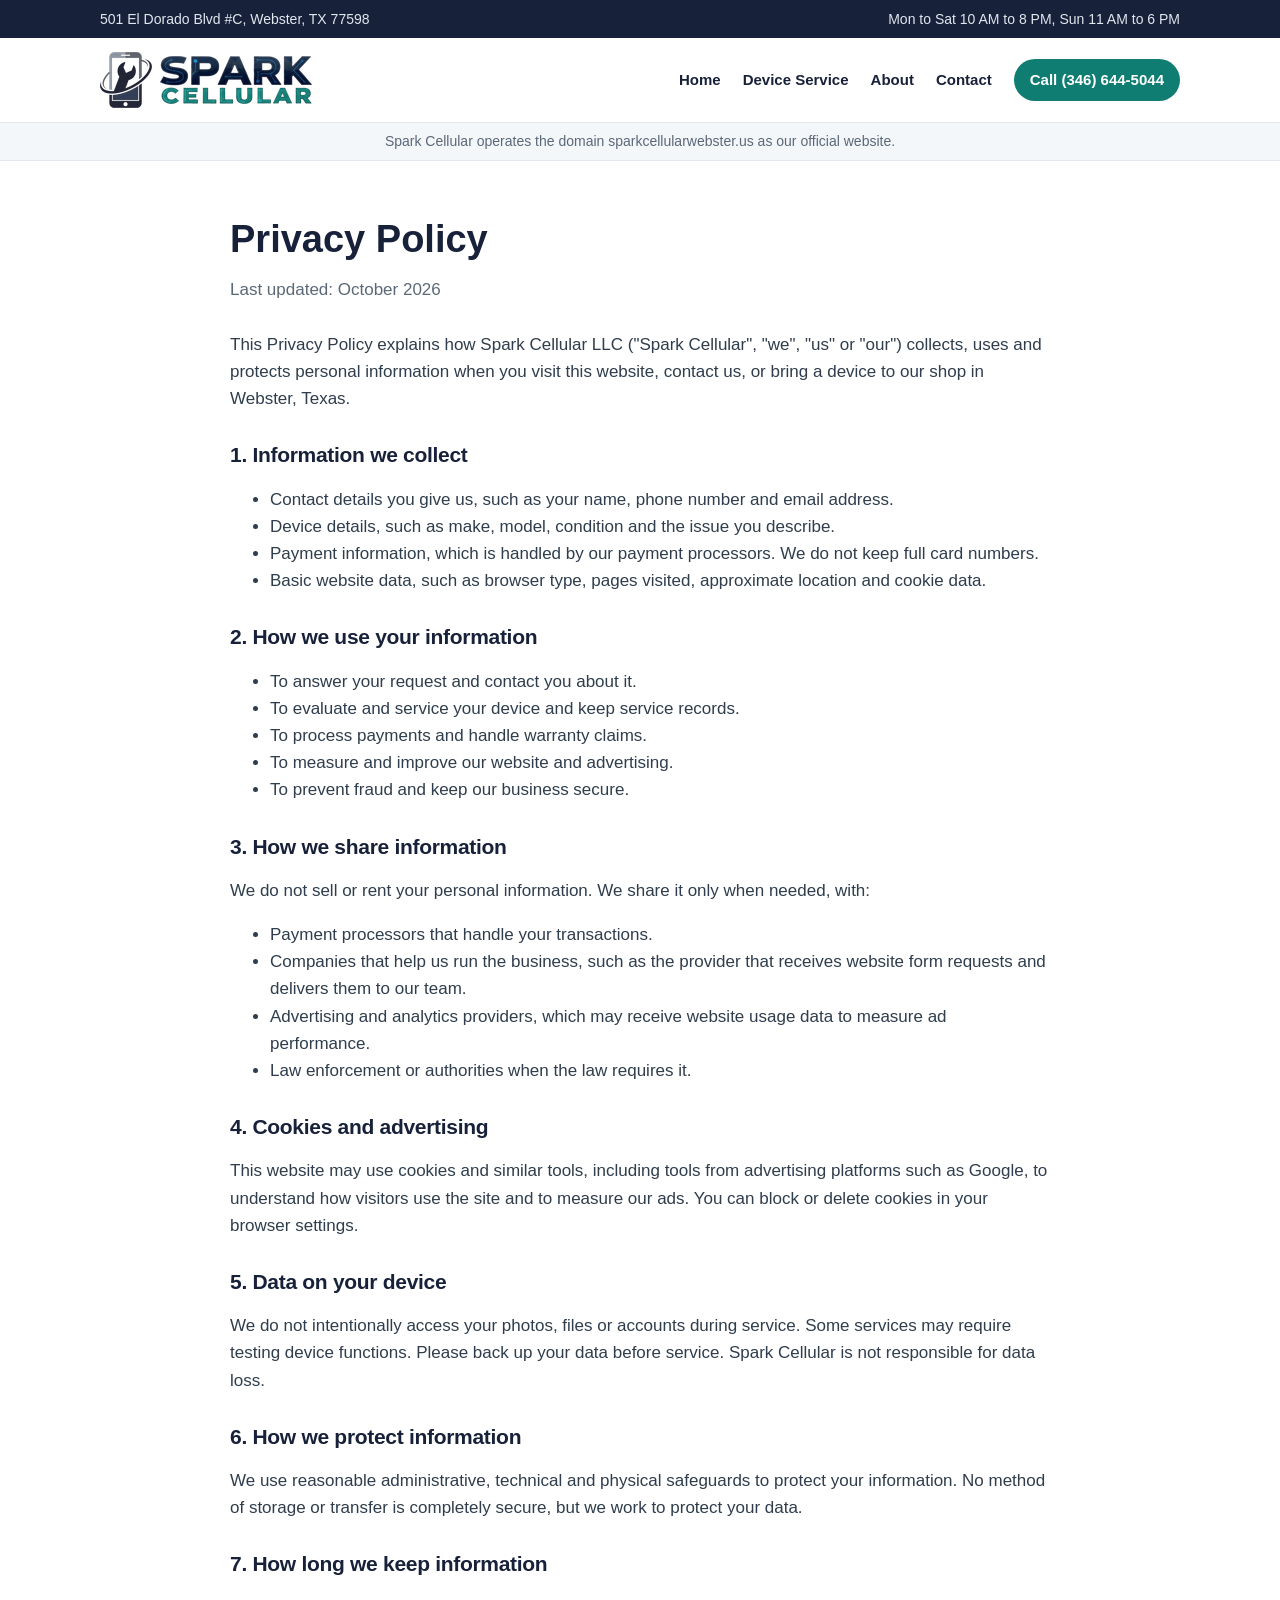
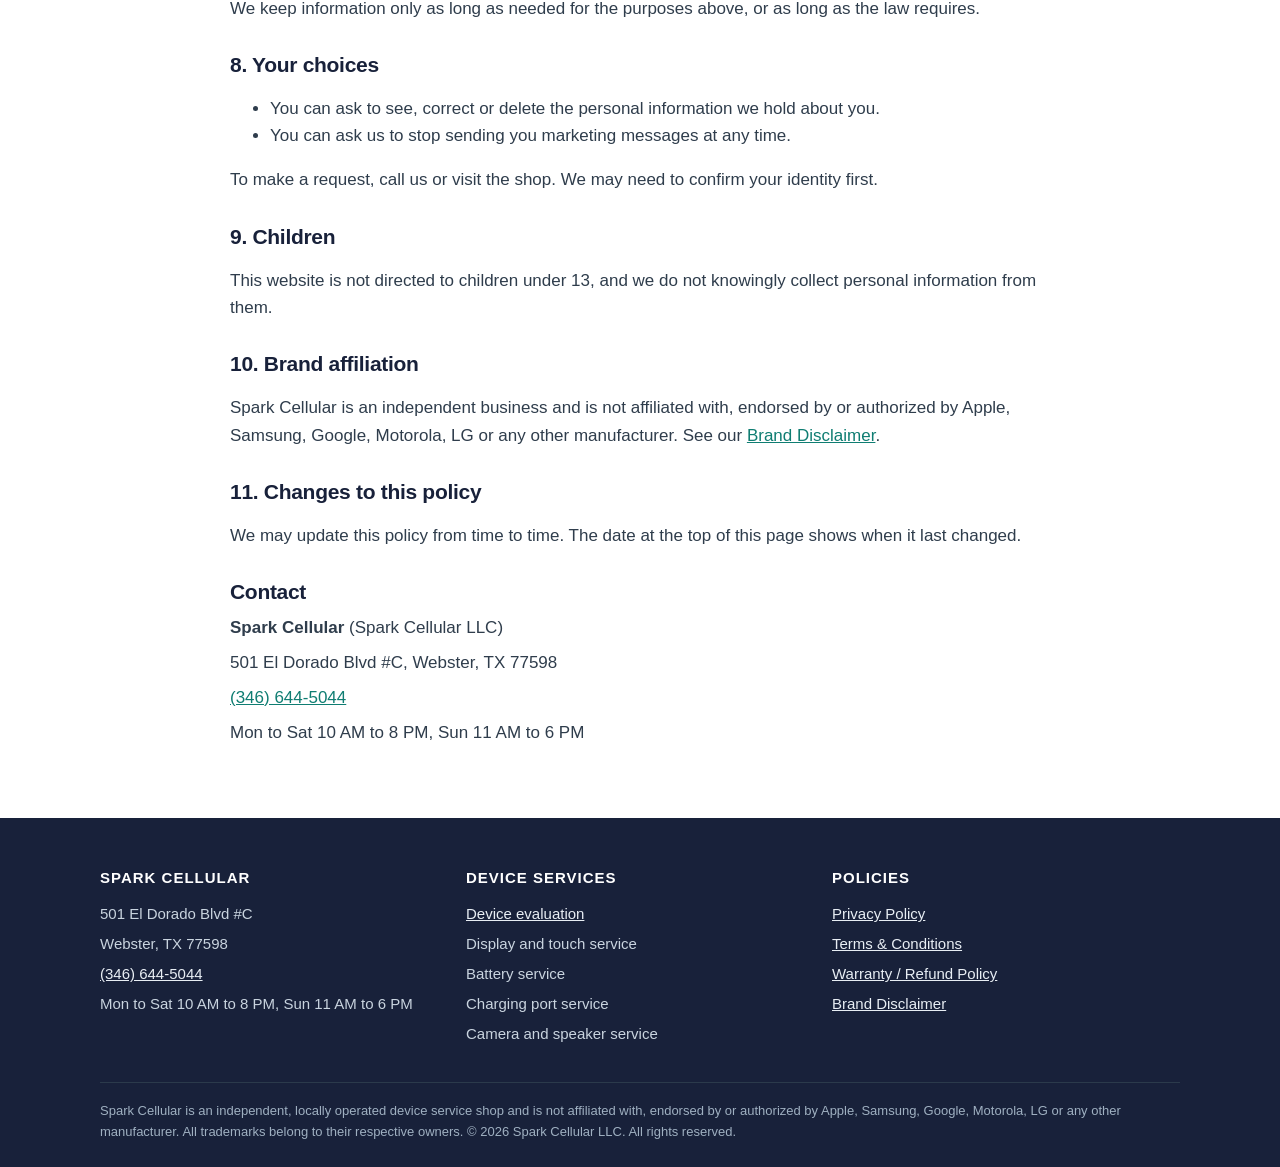
<file: privacy-policy.html>
<!DOCTYPE html>
<html lang="en">
<head>
<meta charset="utf-8">
<meta name="viewport" content="width=device-width, initial-scale=1">
<meta name="robots" content="noindex, nofollow">
<title>Privacy Policy | Spark Cellular</title>
<meta name="description" content="How Spark Cellular collects, uses and protects your information.">
<link rel="canonical" href="https://sparkcellularwebster.us/privacy-policy/">
<link rel="icon" href="/favicon.ico" sizes="32x32">
<link rel="icon" type="image/png" sizes="64x64" href="/favicon-64.png">
<link rel="apple-touch-icon" href="/apple-touch-icon.png">
<link rel="stylesheet" href="/styles.css">
</head>
<body>

<div class="topbar"><div class="wrap">
  <span>501 El Dorado Blvd #C, Webster, TX 77598</span>
  <span>Mon to Sat 10 AM to 8 PM, Sun 11 AM to 6 PM</span>
</div></div>

<header class="site-header"><div class="wrap">
  <a class="logo" href="/" aria-label="Spark Cellular home"><img src="/logo-header.png" srcset="/logo-header.png 1x, /logo-header@2x.png 2x" alt="Spark Cellular" width="212" height="56"></a>
  <nav class="nav" aria-label="Main">
    <a href="/">Home</a>
    <a href="/diagnostic/">Device Service</a>
    <a href="/#about">About</a>
    <a href="/#contact">Contact</a>
    <a class="btn small" href="tel:+13466445044">Call (346) 644-5044</a>
  </nav>
</div></header>
<div class="domain-line"><div class="wrap">Spark Cellular operates the domain sparkcellularwebster.us as our official website.</div></div>

<main class="policy"><div class="wrap">
  <h1>Privacy Policy</h1>
  <p class="updated">Last updated: October 2026</p>
  <p>This Privacy Policy explains how Spark Cellular LLC ("Spark Cellular", "we", "us" or "our") collects, uses and protects personal information when you visit this website, contact us, or bring a device to our shop in Webster, Texas.</p>
  <h2>1. Information we collect</h2>
  <ul>
    <li>Contact details you give us, such as your name, phone number and email address.</li>
    <li>Device details, such as make, model, condition and the issue you describe.</li>
    <li>Payment information, which is handled by our payment processors. We do not keep full card numbers.</li>
    <li>Basic website data, such as browser type, pages visited, approximate location and cookie data.</li>
  </ul>
  <h2>2. How we use your information</h2>
  <ul>
    <li>To answer your request and contact you about it.</li>
    <li>To evaluate and service your device and keep service records.</li>
    <li>To process payments and handle warranty claims.</li>
    <li>To measure and improve our website and advertising.</li>
    <li>To prevent fraud and keep our business secure.</li>
  </ul>
  <h2>3. How we share information</h2>
  <p>We do not sell or rent your personal information. We share it only when needed, with:</p>
  <ul>
    <li>Payment processors that handle your transactions.</li>
    <li>Companies that help us run the business, such as the provider that receives website form requests and delivers them to our team.</li>
    <li>Advertising and analytics providers, which may receive website usage data to measure ad performance.</li>
    <li>Law enforcement or authorities when the law requires it.</li>
  </ul>
  <h2>4. Cookies and advertising</h2>
  <p>This website may use cookies and similar tools, including tools from advertising platforms such as Google, to understand how visitors use the site and to measure our ads. You can block or delete cookies in your browser settings.</p>
  <h2>5. Data on your device</h2>
  <p>We do not intentionally access your photos, files or accounts during service. Some services may require testing device functions. Please back up your data before service. Spark Cellular is not responsible for data loss.</p>
  <h2>6. How we protect information</h2>
  <p>We use reasonable administrative, technical and physical safeguards to protect your information. No method of storage or transfer is completely secure, but we work to protect your data.</p>
  <h2>7. How long we keep information</h2>
  <p>We keep information only as long as needed for the purposes above, or as long as the law requires.</p>
  <h2>8. Your choices</h2>
  <ul>
    <li>You can ask to see, correct or delete the personal information we hold about you.</li>
    <li>You can ask us to stop sending you marketing messages at any time.</li>
  </ul>
  <p>To make a request, call us or visit the shop. We may need to confirm your identity first.</p>
  <h2>9. Children</h2>
  <p>This website is not directed to children under 13, and we do not knowingly collect personal information from them.</p>
  <h2>10. Brand affiliation</h2>
  <p>Spark Cellular is an independent business and is not affiliated with, endorsed by or authorized by Apple, Samsung, Google, Motorola, LG or any other manufacturer. See our <a href="/brand-disclaimer/">Brand Disclaimer</a>.</p>
  <h2>11. Changes to this policy</h2>
  <p>We may update this policy from time to time. The date at the top of this page shows when it last changed.</p>
  <h2>Contact</h2>
  <ul class="info-list">
    <li><strong>Spark Cellular</strong> (Spark Cellular LLC)</li>
    <li>501 El Dorado Blvd #C, Webster, TX 77598</li>
    <li><a href="tel:+13466445044">(346) 644-5044</a></li>
    <li>Mon to Sat 10 AM to 8 PM, Sun 11 AM to 6 PM</li>
  </ul>
</div></main>

<footer class="site-footer"><div class="wrap">
  <div class="grid c3">
    <div><h4>Spark Cellular</h4><ul>
      <li>501 El Dorado Blvd #C</li><li>Webster, TX 77598</li>
      <li><a href="tel:+13466445044">(346) 644-5044</a></li><li>Mon to Sat 10 AM to 8 PM, Sun 11 AM to 6 PM</li></ul></div>
    <div><h4>Device Services</h4><ul>
      <li><a href="/diagnostic/">Device evaluation</a></li><li>Display and touch service</li><li>Battery service</li><li>Charging port service</li><li>Camera and speaker service</li></ul></div>
    <div><h4>Policies</h4><ul>
      <li><a href="/privacy-policy/">Privacy Policy</a></li><li><a href="/terms-conditions/">Terms &amp; Conditions</a></li>
      <li><a href="/refund-policy/">Warranty / Refund Policy</a></li><li><a href="/brand-disclaimer/">Brand Disclaimer</a></li></ul></div>
  </div>
  <div class="legal">Spark Cellular is an independent, locally operated device service shop and is not affiliated with, endorsed by or authorized by Apple, Samsung, Google, Motorola, LG or any other manufacturer. All trademarks belong to their respective owners. &copy; 2026 Spark Cellular LLC. All rights reserved.</div>
</div></footer>

</body>
</html>
</file>
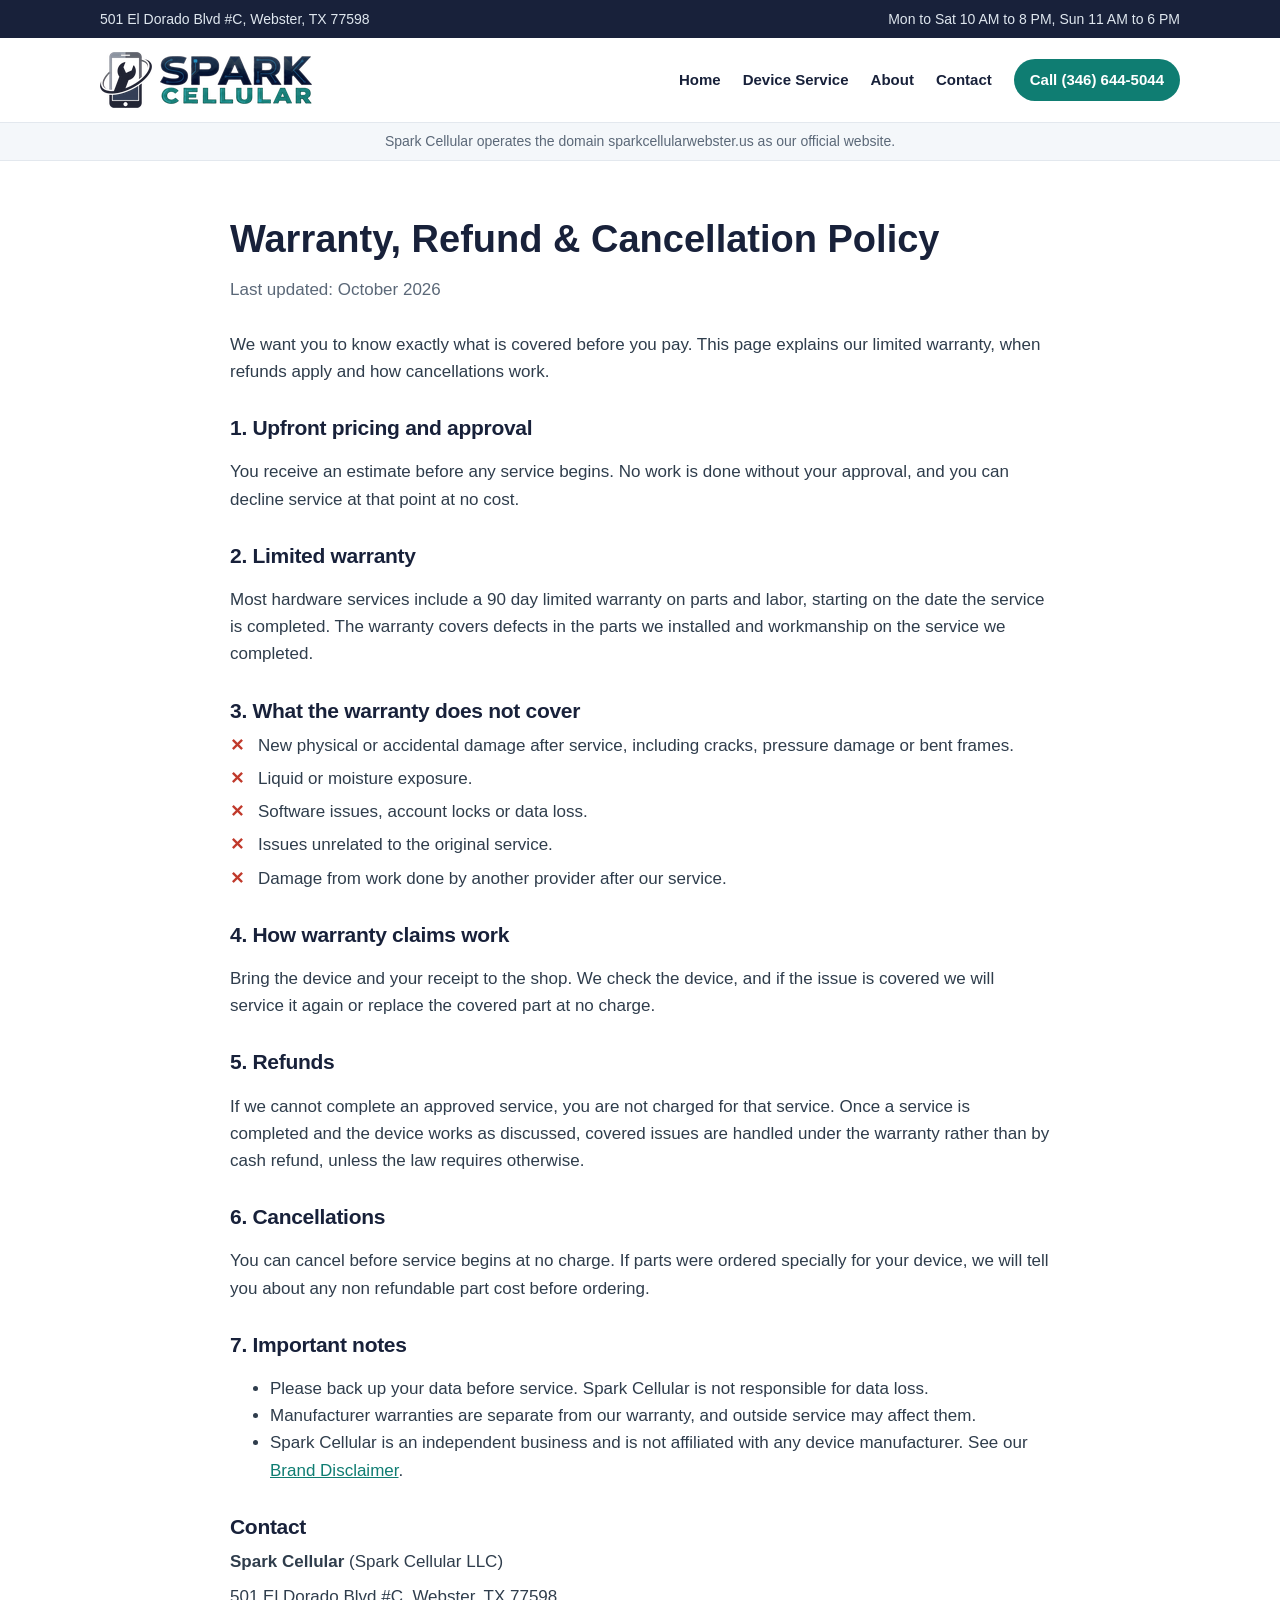
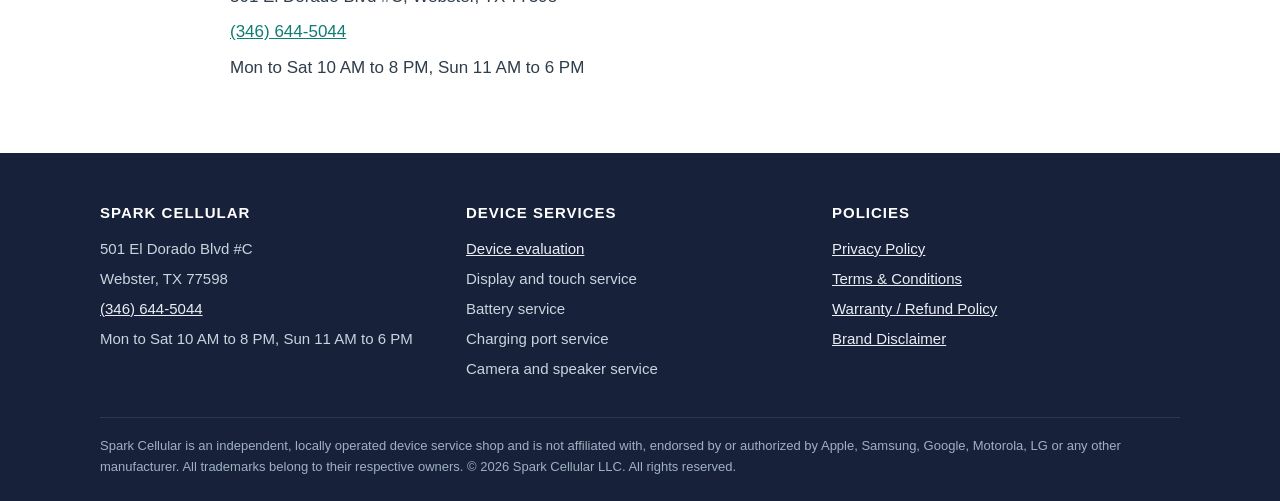
<file: refund-policy.html>
<!DOCTYPE html>
<html lang="en">
<head>
<meta charset="utf-8">
<meta name="viewport" content="width=device-width, initial-scale=1">
<meta name="robots" content="noindex, nofollow">
<title>Warranty / Refund Policy | Spark Cellular</title>
<meta name="description" content="Warranty coverage, refunds and cancellations at Spark Cellular in Webster, TX.">
<link rel="canonical" href="https://sparkcellularwebster.us/refund-policy/">
<link rel="icon" href="/favicon.ico" sizes="32x32">
<link rel="icon" type="image/png" sizes="64x64" href="/favicon-64.png">
<link rel="apple-touch-icon" href="/apple-touch-icon.png">
<link rel="stylesheet" href="/styles.css">
</head>
<body>

<div class="topbar"><div class="wrap">
  <span>501 El Dorado Blvd #C, Webster, TX 77598</span>
  <span>Mon to Sat 10 AM to 8 PM, Sun 11 AM to 6 PM</span>
</div></div>

<header class="site-header"><div class="wrap">
  <a class="logo" href="/" aria-label="Spark Cellular home"><img src="/logo-header.png" srcset="/logo-header.png 1x, /logo-header@2x.png 2x" alt="Spark Cellular" width="212" height="56"></a>
  <nav class="nav" aria-label="Main">
    <a href="/">Home</a>
    <a href="/diagnostic/">Device Service</a>
    <a href="/#about">About</a>
    <a href="/#contact">Contact</a>
    <a class="btn small" href="tel:+13466445044">Call (346) 644-5044</a>
  </nav>
</div></header>
<div class="domain-line"><div class="wrap">Spark Cellular operates the domain sparkcellularwebster.us as our official website.</div></div>

<main class="policy"><div class="wrap">
  <h1>Warranty, Refund &amp; Cancellation Policy</h1>
  <p class="updated">Last updated: October 2026</p>
  <p>We want you to know exactly what is covered before you pay. This page explains our limited warranty, when refunds apply and how cancellations work.</p>
  <h2>1. Upfront pricing and approval</h2>
  <p>You receive an estimate before any service begins. No work is done without your approval, and you can decline service at that point at no cost.</p>
  <h2>2. Limited warranty</h2>
  <p>Most hardware services include a 90 day limited warranty on parts and labor, starting on the date the service is completed. The warranty covers defects in the parts we installed and workmanship on the service we completed.</p>
  <h2>3. What the warranty does not cover</h2>
  <ul class="crosses">
    <li>New physical or accidental damage after service, including cracks, pressure damage or bent frames.</li>
    <li>Liquid or moisture exposure.</li>
    <li>Software issues, account locks or data loss.</li>
    <li>Issues unrelated to the original service.</li>
    <li>Damage from work done by another provider after our service.</li>
  </ul>
  <h2>4. How warranty claims work</h2>
  <p>Bring the device and your receipt to the shop. We check the device, and if the issue is covered we will service it again or replace the covered part at no charge.</p>
  <h2>5. Refunds</h2>
  <p>If we cannot complete an approved service, you are not charged for that service. Once a service is completed and the device works as discussed, covered issues are handled under the warranty rather than by cash refund, unless the law requires otherwise.</p>
  <h2>6. Cancellations</h2>
  <p>You can cancel before service begins at no charge. If parts were ordered specially for your device, we will tell you about any non refundable part cost before ordering.</p>
  <h2>7. Important notes</h2>
  <ul>
    <li>Please back up your data before service. Spark Cellular is not responsible for data loss.</li>
    <li>Manufacturer warranties are separate from our warranty, and outside service may affect them.</li>
    <li>Spark Cellular is an independent business and is not affiliated with any device manufacturer. See our <a href="/brand-disclaimer/">Brand Disclaimer</a>.</li>
  </ul>
  <h2>Contact</h2>
  <ul class="info-list">
    <li><strong>Spark Cellular</strong> (Spark Cellular LLC)</li>
    <li>501 El Dorado Blvd #C, Webster, TX 77598</li>
    <li><a href="tel:+13466445044">(346) 644-5044</a></li>
    <li>Mon to Sat 10 AM to 8 PM, Sun 11 AM to 6 PM</li>
  </ul>
</div></main>

<footer class="site-footer"><div class="wrap">
  <div class="grid c3">
    <div><h4>Spark Cellular</h4><ul>
      <li>501 El Dorado Blvd #C</li><li>Webster, TX 77598</li>
      <li><a href="tel:+13466445044">(346) 644-5044</a></li><li>Mon to Sat 10 AM to 8 PM, Sun 11 AM to 6 PM</li></ul></div>
    <div><h4>Device Services</h4><ul>
      <li><a href="/diagnostic/">Device evaluation</a></li><li>Display and touch service</li><li>Battery service</li><li>Charging port service</li><li>Camera and speaker service</li></ul></div>
    <div><h4>Policies</h4><ul>
      <li><a href="/privacy-policy/">Privacy Policy</a></li><li><a href="/terms-conditions/">Terms &amp; Conditions</a></li>
      <li><a href="/refund-policy/">Warranty / Refund Policy</a></li><li><a href="/brand-disclaimer/">Brand Disclaimer</a></li></ul></div>
  </div>
  <div class="legal">Spark Cellular is an independent, locally operated device service shop and is not affiliated with, endorsed by or authorized by Apple, Samsung, Google, Motorola, LG or any other manufacturer. All trademarks belong to their respective owners. &copy; 2026 Spark Cellular LLC. All rights reserved.</div>
</div></footer>

</body>
</html>
</file>
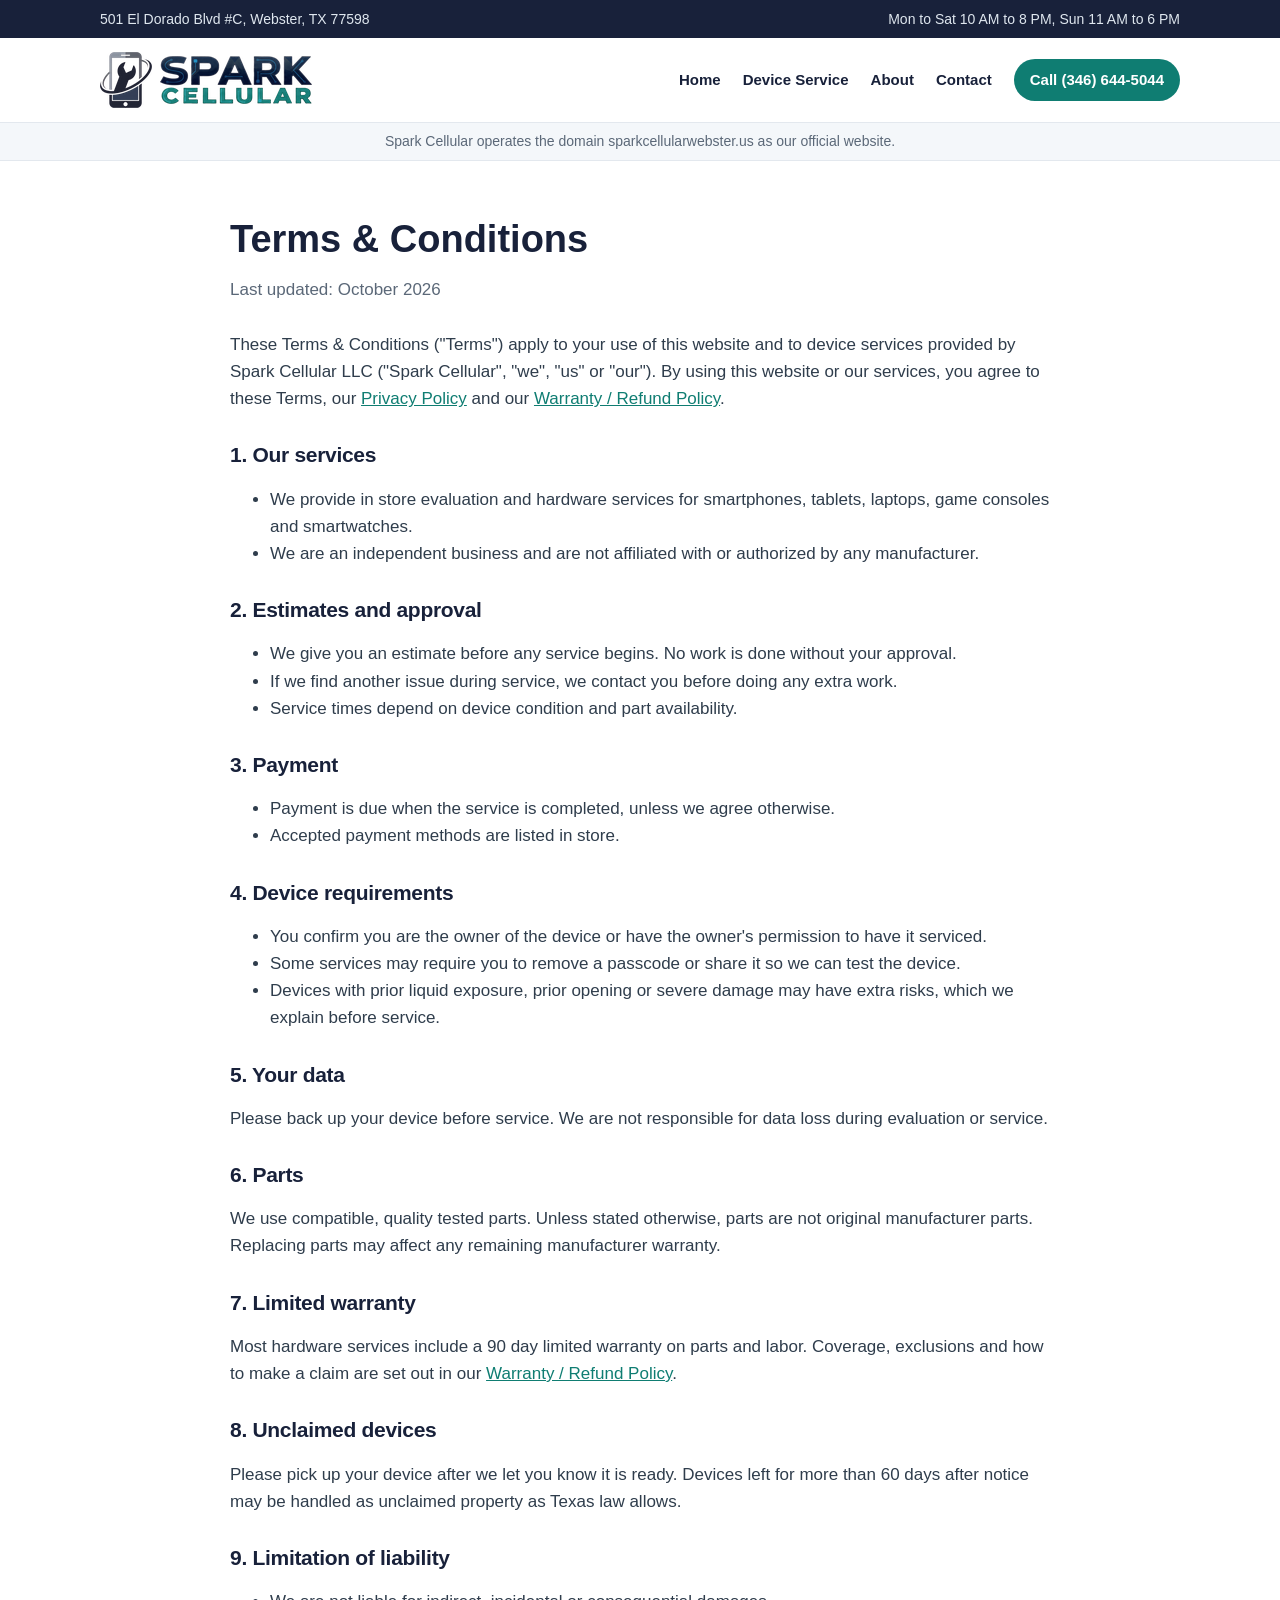
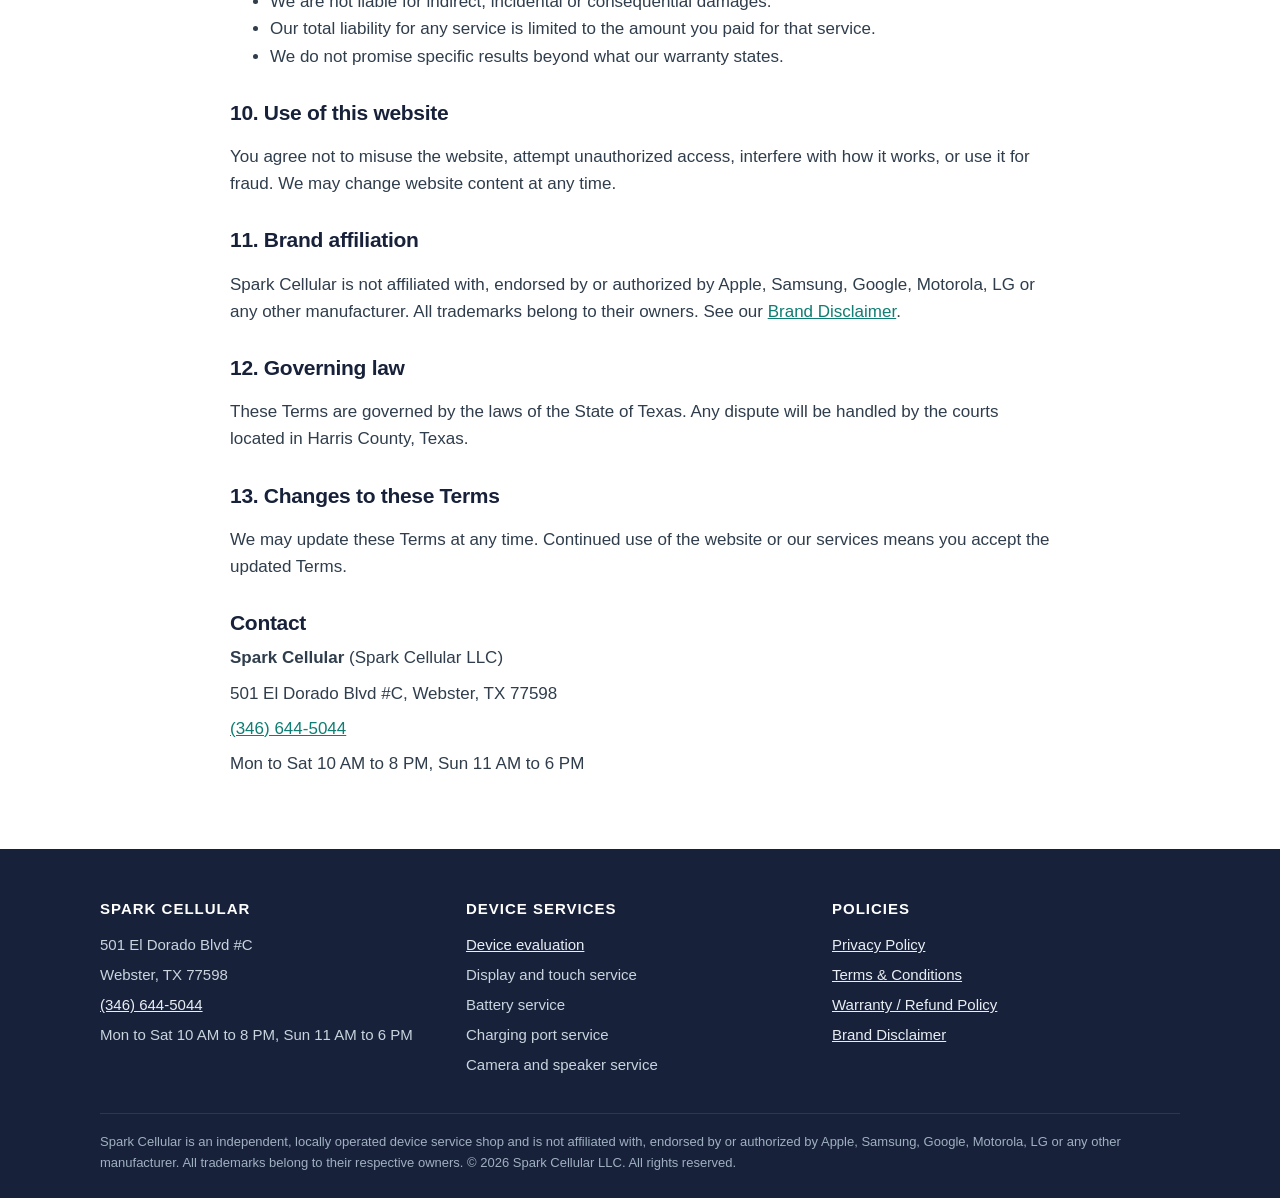
<file: terms-conditions.html>
<!DOCTYPE html>
<html lang="en">
<head>
<meta charset="utf-8">
<meta name="viewport" content="width=device-width, initial-scale=1">
<meta name="robots" content="noindex, nofollow">
<title>Terms &amp; Conditions | Spark Cellular</title>
<meta name="description" content="Terms and conditions for using the Spark Cellular website and our device services.">
<link rel="canonical" href="https://sparkcellularwebster.us/terms-conditions/">
<link rel="icon" href="/favicon.ico" sizes="32x32">
<link rel="icon" type="image/png" sizes="64x64" href="/favicon-64.png">
<link rel="apple-touch-icon" href="/apple-touch-icon.png">
<link rel="stylesheet" href="/styles.css">
</head>
<body>

<div class="topbar"><div class="wrap">
  <span>501 El Dorado Blvd #C, Webster, TX 77598</span>
  <span>Mon to Sat 10 AM to 8 PM, Sun 11 AM to 6 PM</span>
</div></div>

<header class="site-header"><div class="wrap">
  <a class="logo" href="/" aria-label="Spark Cellular home"><img src="/logo-header.png" srcset="/logo-header.png 1x, /logo-header@2x.png 2x" alt="Spark Cellular" width="212" height="56"></a>
  <nav class="nav" aria-label="Main">
    <a href="/">Home</a>
    <a href="/diagnostic/">Device Service</a>
    <a href="/#about">About</a>
    <a href="/#contact">Contact</a>
    <a class="btn small" href="tel:+13466445044">Call (346) 644-5044</a>
  </nav>
</div></header>
<div class="domain-line"><div class="wrap">Spark Cellular operates the domain sparkcellularwebster.us as our official website.</div></div>

<main class="policy"><div class="wrap">
  <h1>Terms &amp; Conditions</h1>
  <p class="updated">Last updated: October 2026</p>
  <p>These Terms &amp; Conditions ("Terms") apply to your use of this website and to device services provided by Spark Cellular LLC ("Spark Cellular", "we", "us" or "our"). By using this website or our services, you agree to these Terms, our <a href="/privacy-policy/">Privacy Policy</a> and our <a href="/refund-policy/">Warranty / Refund Policy</a>.</p>
  <h2>1. Our services</h2>
  <ul>
    <li>We provide in store evaluation and hardware services for smartphones, tablets, laptops, game consoles and smartwatches.</li>
    <li>We are an independent business and are not affiliated with or authorized by any manufacturer.</li>
  </ul>
  <h2>2. Estimates and approval</h2>
  <ul>
    <li>We give you an estimate before any service begins. No work is done without your approval.</li>
    <li>If we find another issue during service, we contact you before doing any extra work.</li>
    <li>Service times depend on device condition and part availability.</li>
  </ul>
  <h2>3. Payment</h2>
  <ul>
    <li>Payment is due when the service is completed, unless we agree otherwise.</li>
    <li>Accepted payment methods are listed in store.</li>
  </ul>
  <h2>4. Device requirements</h2>
  <ul>
    <li>You confirm you are the owner of the device or have the owner's permission to have it serviced.</li>
    <li>Some services may require you to remove a passcode or share it so we can test the device.</li>
    <li>Devices with prior liquid exposure, prior opening or severe damage may have extra risks, which we explain before service.</li>
  </ul>
  <h2>5. Your data</h2>
  <p>Please back up your device before service. We are not responsible for data loss during evaluation or service.</p>
  <h2>6. Parts</h2>
  <p>We use compatible, quality tested parts. Unless stated otherwise, parts are not original manufacturer parts. Replacing parts may affect any remaining manufacturer warranty.</p>
  <h2>7. Limited warranty</h2>
  <p>Most hardware services include a 90 day limited warranty on parts and labor. Coverage, exclusions and how to make a claim are set out in our <a href="/refund-policy/">Warranty / Refund Policy</a>.</p>
  <h2>8. Unclaimed devices</h2>
  <p>Please pick up your device after we let you know it is ready. Devices left for more than 60 days after notice may be handled as unclaimed property as Texas law allows.</p>
  <h2>9. Limitation of liability</h2>
  <ul>
    <li>We are not liable for indirect, incidental or consequential damages.</li>
    <li>Our total liability for any service is limited to the amount you paid for that service.</li>
    <li>We do not promise specific results beyond what our warranty states.</li>
  </ul>
  <h2>10. Use of this website</h2>
  <p>You agree not to misuse the website, attempt unauthorized access, interfere with how it works, or use it for fraud. We may change website content at any time.</p>
  <h2>11. Brand affiliation</h2>
  <p>Spark Cellular is not affiliated with, endorsed by or authorized by Apple, Samsung, Google, Motorola, LG or any other manufacturer. All trademarks belong to their owners. See our <a href="/brand-disclaimer/">Brand Disclaimer</a>.</p>
  <h2>12. Governing law</h2>
  <p>These Terms are governed by the laws of the State of Texas. Any dispute will be handled by the courts located in Harris County, Texas.</p>
  <h2>13. Changes to these Terms</h2>
  <p>We may update these Terms at any time. Continued use of the website or our services means you accept the updated Terms.</p>
  <h2>Contact</h2>
  <ul class="info-list">
    <li><strong>Spark Cellular</strong> (Spark Cellular LLC)</li>
    <li>501 El Dorado Blvd #C, Webster, TX 77598</li>
    <li><a href="tel:+13466445044">(346) 644-5044</a></li>
    <li>Mon to Sat 10 AM to 8 PM, Sun 11 AM to 6 PM</li>
  </ul>
</div></main>

<footer class="site-footer"><div class="wrap">
  <div class="grid c3">
    <div><h4>Spark Cellular</h4><ul>
      <li>501 El Dorado Blvd #C</li><li>Webster, TX 77598</li>
      <li><a href="tel:+13466445044">(346) 644-5044</a></li><li>Mon to Sat 10 AM to 8 PM, Sun 11 AM to 6 PM</li></ul></div>
    <div><h4>Device Services</h4><ul>
      <li><a href="/diagnostic/">Device evaluation</a></li><li>Display and touch service</li><li>Battery service</li><li>Charging port service</li><li>Camera and speaker service</li></ul></div>
    <div><h4>Policies</h4><ul>
      <li><a href="/privacy-policy/">Privacy Policy</a></li><li><a href="/terms-conditions/">Terms &amp; Conditions</a></li>
      <li><a href="/refund-policy/">Warranty / Refund Policy</a></li><li><a href="/brand-disclaimer/">Brand Disclaimer</a></li></ul></div>
  </div>
  <div class="legal">Spark Cellular is an independent, locally operated device service shop and is not affiliated with, endorsed by or authorized by Apple, Samsung, Google, Motorola, LG or any other manufacturer. All trademarks belong to their respective owners. &copy; 2026 Spark Cellular LLC. All rights reserved.</div>
</div></footer>

</body>
</html>
</file>
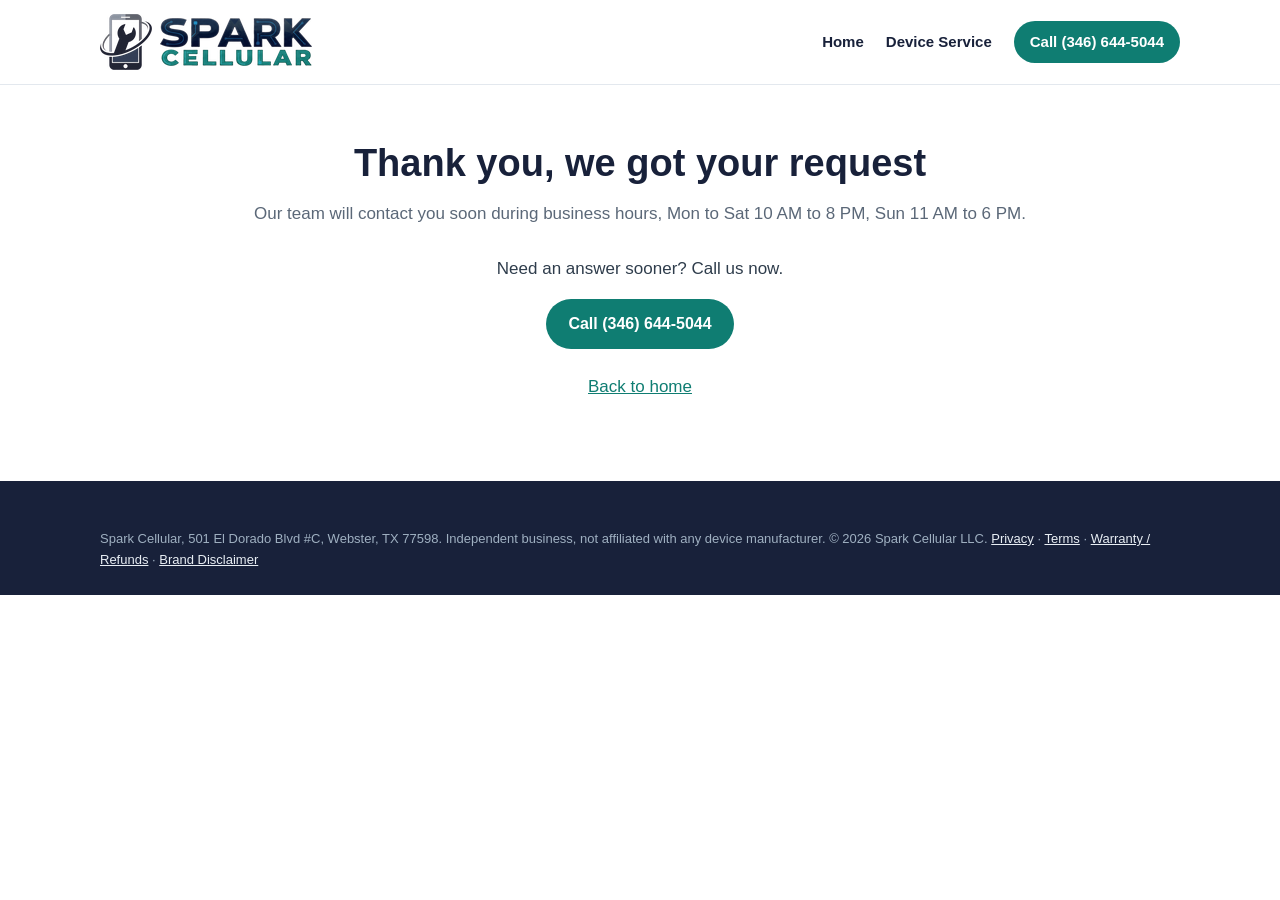
<file: thank-you.html>
<!DOCTYPE html>
<html lang="en">
<head>
<meta charset="utf-8">
<meta name="viewport" content="width=device-width, initial-scale=1">
<meta name="robots" content="noindex">
<title>Thank You | Spark Cellular</title>
<meta name="description" content="Thank you">
<link rel="canonical" href="https://sparkcellularwebster.us/thank-you/">
<link rel="icon" href="/favicon.ico" sizes="32x32">
<link rel="icon" type="image/png" sizes="64x64" href="/favicon-64.png">
<link rel="apple-touch-icon" href="/apple-touch-icon.png">
<link rel="stylesheet" href="/styles.css">
</head>
<body>

<header class="site-header"><div class="wrap">
  <a class="logo" href="/" aria-label="Spark Cellular home"><img src="/logo-header.png" srcset="/logo-header.png 1x, /logo-header@2x.png 2x" alt="Spark Cellular" width="212" height="56"></a>
  <nav class="nav" aria-label="Main">
    <a href="/">Home</a>
    <a href="/diagnostic/">Device Service</a>
    <a class="btn small" href="tel:+13466445044">Call (346) 644-5044</a>
  </nav>
</div></header>

<main class="policy"><div class="wrap" style="text-align:center">
  <h1>Thank you, we got your request</h1>
  <p class="updated">Our team will contact you soon during business hours, Mon to Sat 10 AM to 8 PM, Sun 11 AM to 6 PM.</p>
  <p>Need an answer sooner? Call us now.</p>
  <p><a class="btn" href="tel:+13466445044">Call (346) 644-5044</a></p>
  <p style="margin-top:24px"><a href="/">Back to home</a></p>
</div></main>

<footer class="site-footer"><div class="wrap">
  <div class="legal" style="border:0;margin:0;padding:0">Spark Cellular, 501 El Dorado Blvd #C, Webster, TX 77598. Independent business, not affiliated with any device manufacturer. &copy; 2026 Spark Cellular LLC. <a href="/privacy-policy/">Privacy</a> &middot; <a href="/terms-conditions/">Terms</a> &middot; <a href="/refund-policy/">Warranty / Refunds</a> &middot; <a href="/brand-disclaimer/">Brand Disclaimer</a></div>
</div></footer>

</body>
</html>
</file>
<file: styles.css>
/* Spark Cellular - site styles (self contained, no external fonts or assets) */
:root {
  --ink: #18213a;
  --muted: #5b6878;
  --line: #e3e8ee;
  --bg: #ffffff;
  --soft: #f4f7fa;
  --brand: #0f7d72;
  --brand-dark: #0b6159;
  --accent: #1fa594;
  --radius: 14px;
}
* { box-sizing: border-box; }
html { scroll-behavior: smooth; }
body {
  margin: 0; color: var(--ink); background: var(--bg);
  font-family: -apple-system, BlinkMacSystemFont, "Segoe UI", Roboto, "Helvetica Neue", Arial, sans-serif;
  font-size: 17px; line-height: 1.6;
}
a { color: var(--brand); }
img, svg { max-width: 100%; }
.wrap { max-width: 1120px; margin: 0 auto; padding: 0 20px; }

/* Top bar + header */
.topbar { background: var(--ink); color: #dfe7ef; font-size: 14px; }
.topbar .wrap { display: flex; flex-wrap: wrap; gap: 6px 18px; justify-content: space-between; padding-top: 8px; padding-bottom: 8px; }
.site-header { border-bottom: 1px solid var(--line); background: #fff; position: sticky; top: 0; z-index: 20; }
.site-header .wrap { display: flex; align-items: center; justify-content: space-between; gap: 16px; padding-top: 14px; padding-bottom: 14px; }
.logo { font-weight: 800; font-size: 22px; letter-spacing: -0.3px; color: var(--ink); text-decoration: none; }
.logo span { color: var(--brand); }
.logo img { display: block; height: 56px; width: auto; }
.nav { display: flex; flex-wrap: wrap; align-items: center; gap: 6px 22px; }
.nav a { color: var(--ink); text-decoration: none; font-weight: 600; font-size: 15px; }
.nav a:hover { color: var(--brand); }
.btn { display: inline-block; background: var(--brand); color: #fff; text-decoration: none; font-weight: 700; padding: 12px 22px; border-radius: 999px; border: 0; cursor: pointer; font-size: 16px; }
.btn:hover { background: var(--brand-dark); }
.btn.alt { background: #fff; color: var(--brand); border: 2px solid var(--brand); }
.btn.small { padding: 9px 16px; font-size: 15px; }

/* Hero */
.hero { background: linear-gradient(160deg, #e6f4f2 0%, #f7fafc 60%); padding: 64px 0 56px; }
.hero h1 { font-size: clamp(30px, 4.4vw, 46px); line-height: 1.15; margin: 0 0 14px; letter-spacing: -0.5px; }
.hero p.lead { font-size: 19px; color: var(--muted); max-width: 640px; margin: 0 0 24px; }
.hero .actions { display: flex; flex-wrap: wrap; gap: 12px; margin-bottom: 22px; }
.note { background: #fff; border: 1px solid var(--line); border-left: 4px solid var(--accent); border-radius: 10px; padding: 12px 16px; font-size: 15px; max-width: 640px; }
.eyebrow { text-transform: uppercase; letter-spacing: 1.2px; font-size: 13px; font-weight: 700; color: var(--brand); margin-bottom: 8px; }

/* Sections */
section { padding: 56px 0; }
section.alt { background: var(--soft); }
h2 { font-size: clamp(24px, 3vw, 32px); line-height: 1.25; margin: 0 0 12px; letter-spacing: -0.3px; }
h3 { font-size: 19px; margin: 0 0 6px; }
.sub { color: var(--muted); max-width: 720px; margin: 0 0 28px; }
.grid { display: grid; gap: 18px; }
.grid.c2 { grid-template-columns: repeat(auto-fit, minmax(300px, 1fr)); }
.grid.c3 { grid-template-columns: repeat(auto-fit, minmax(240px, 1fr)); }
.grid.c4 { grid-template-columns: repeat(auto-fit, minmax(210px, 1fr)); }
.card { background: #fff; border: 1px solid var(--line); border-radius: var(--radius); padding: 22px; }
.card p { margin: 0; color: var(--muted); font-size: 16px; }
.step-num { width: 34px; height: 34px; border-radius: 50%; background: var(--brand); color: #fff; font-weight: 800; display: flex; align-items: center; justify-content: center; margin-bottom: 10px; }
ul.ticks, ul.crosses { list-style: none; padding: 0; margin: 0; }
ul.ticks li, ul.crosses li { padding-left: 28px; position: relative; margin: 6px 0; }
ul.ticks li::before { content: "\2713"; position: absolute; left: 0; color: var(--brand); font-weight: 800; }
ul.crosses li::before { content: "\2715"; position: absolute; left: 0; color: #c0392b; font-weight: 800; }
.chips { display: flex; flex-wrap: wrap; gap: 10px; }
.chip { background: #fff; border: 1px solid var(--line); border-radius: 999px; padding: 8px 16px; font-weight: 600; font-size: 15px; }
.more { font-weight: 700; text-decoration: none; }
.disclaimer-box { background: #fff8ec; border: 1px solid #f3dcb3; border-radius: var(--radius); padding: 20px 22px; }

/* FAQ */
details { background: #fff; border: 1px solid var(--line); border-radius: 12px; padding: 14px 18px; margin-bottom: 10px; }
summary { font-weight: 700; cursor: pointer; }
details p { color: var(--muted); margin: 10px 0 0; }

/* Form */
.form-card { background: #fff; border: 1px solid var(--line); border-radius: var(--radius); padding: 26px; box-shadow: 0 8px 30px rgba(20, 32, 46, 0.06); }
.form-card label { display: block; font-size: 14px; font-weight: 700; margin-bottom: 6px; }
.form-card input, .form-card select, .form-card textarea { width: 100%; padding: 12px 14px; font-size: 16px; border: 1px solid #ccd5df; border-radius: 9px; font-family: inherit; background: #fff; color: var(--ink); }
.form-card textarea { min-height: 96px; resize: vertical; }
.form-card .field { margin-bottom: 14px; }
.form-card .hp-field { position: absolute; left: -9999px; top: -9999px; }
.form-card .btn { width: 100%; }
.form-status { text-align: center; font-size: 14px; margin: 12px 0 0; }
.form-fine { font-size: 13px; color: var(--muted); margin: 10px 0 0; }

/* Info + footer */
.info-list { list-style: none; padding: 0; margin: 0; }
.info-list li { margin: 8px 0; }
.site-footer { background: var(--ink); color: #c9d4df; padding: 48px 0 24px; font-size: 15px; }
.site-footer h4 { color: #fff; font-size: 15px; text-transform: uppercase; letter-spacing: 1px; margin: 0 0 12px; }
.site-footer a { color: #e8eef4; }
.site-footer ul { list-style: none; padding: 0; margin: 0; }
.site-footer li { margin: 6px 0; }
.site-footer .legal { border-top: 1px solid #2b3a4b; margin-top: 30px; padding-top: 18px; font-size: 13px; color: #9fb0c1; }

/* Policy pages */
.policy { padding: 48px 0 64px; }
.policy .wrap { max-width: 860px; }
.policy h1 { font-size: clamp(28px, 4vw, 38px); margin: 0 0 6px; }
.policy .updated { color: var(--muted); margin: 0 0 28px; }
.policy h2 { font-size: 21px; margin: 30px 0 8px; }
.policy p, .policy li { color: #2f3d4c; }

@media (max-width: 720px) {
  .site-header .wrap { flex-direction: column; align-items: flex-start; }
  .hero { padding: 44px 0 40px; }
  section { padding: 44px 0; }
}

/* Hero with illustration */
.hero-grid { display: grid; grid-template-columns: 1.15fr 0.85fr; gap: 36px; align-items: center; }
.hero-art img { width: 100%; height: auto; display: block; border-radius: 28px; box-shadow: 0 16px 40px rgba(20, 32, 46, 0.10); }
@media (max-width: 860px) { .hero-grid { grid-template-columns: 1fr; } .hero-art { max-width: 420px; } }

/* Official website line */
.domain-line { background: var(--soft); border-bottom: 1px solid var(--line); font-size: 14px; color: var(--muted); }
.domain-line .wrap { padding-top: 7px; padding-bottom: 7px; text-align: center; }
.hero-art img { aspect-ratio: 1100 / 629; object-fit: cover; }

/* Keep header call button text white */
.nav a.btn, .nav a.btn:hover { color: #fff; }
</file>
